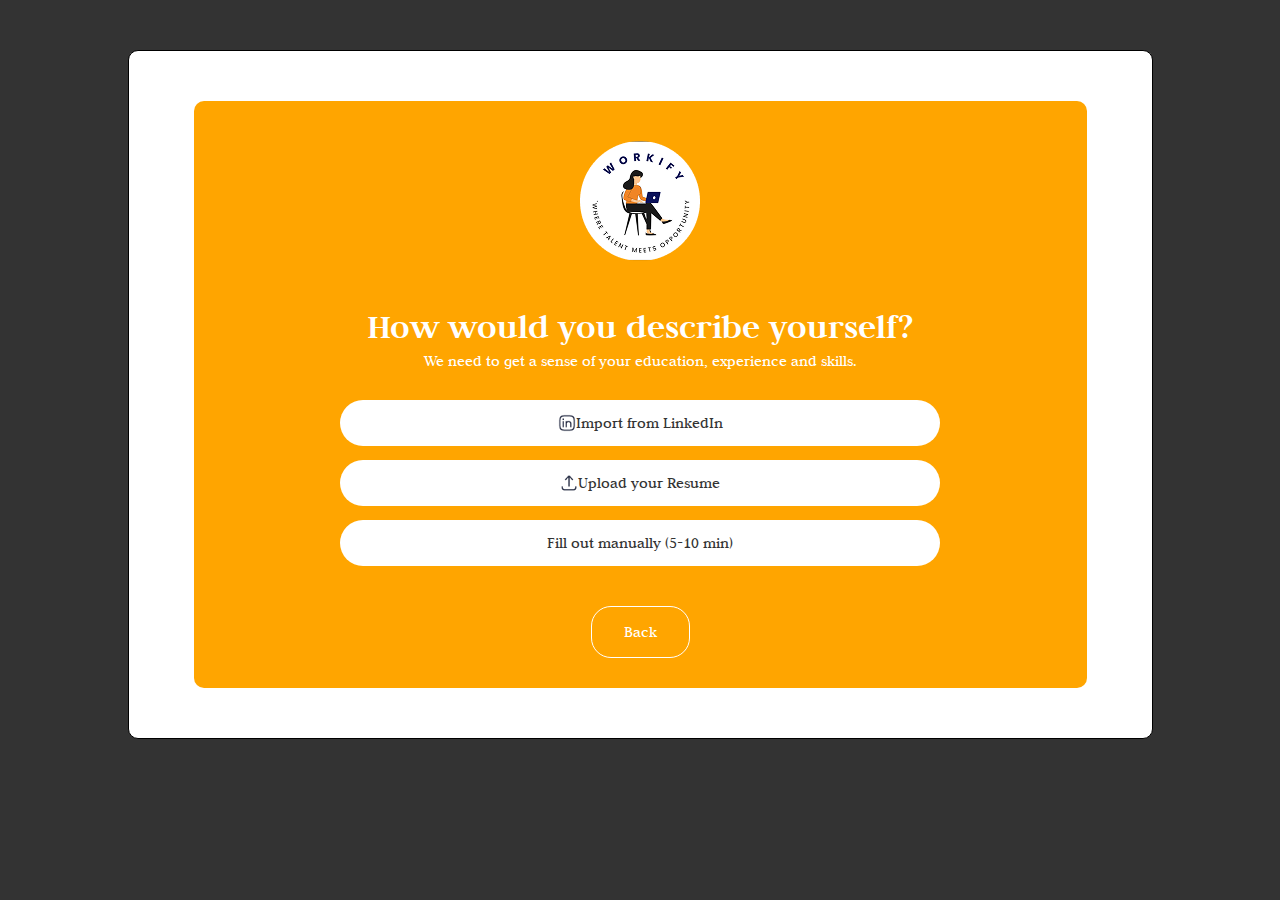
<file: index.html>
<!DOCTYPE html>
<html lang="en">

<head>
    <meta charset="UTF-8">
    <meta name="viewport" content="width=device-width, initial-scale=1.0">
    <title>Import-Profile</title>
    <link rel="stylesheet" href="./css/import.css" />

<body>
    <section class="import-section">
        <div class="container">
            <div class="description-part">
                <div class="logo">
                    <a href="">
                        <img src="./assets/import-logo.png" alt="" />
                    </a>
                </div>
                <h3>How would you describe yourself?</h3>
                <h6>We need to get a sense of your education, experience and skills. </h6>
                <div class="text-box">
                    <a class="import-file" href="">
                        <img src="./assets/linkedin.png" alt="" />
                        Import from LinkedIn
                    </a>
                    <a class="import-file" href="">
                        <img src="./assets/upload.png" alt="" />
                        Upload your Resume
                    </a>
                    <a class="import-file" href="">
                        Fill out manually (5-10 min)
                    </a>
                </div>
                <a class="back-btn" href="">Back</a>
            </div>
        </div>
    </section>
</body>

</html>
</file>
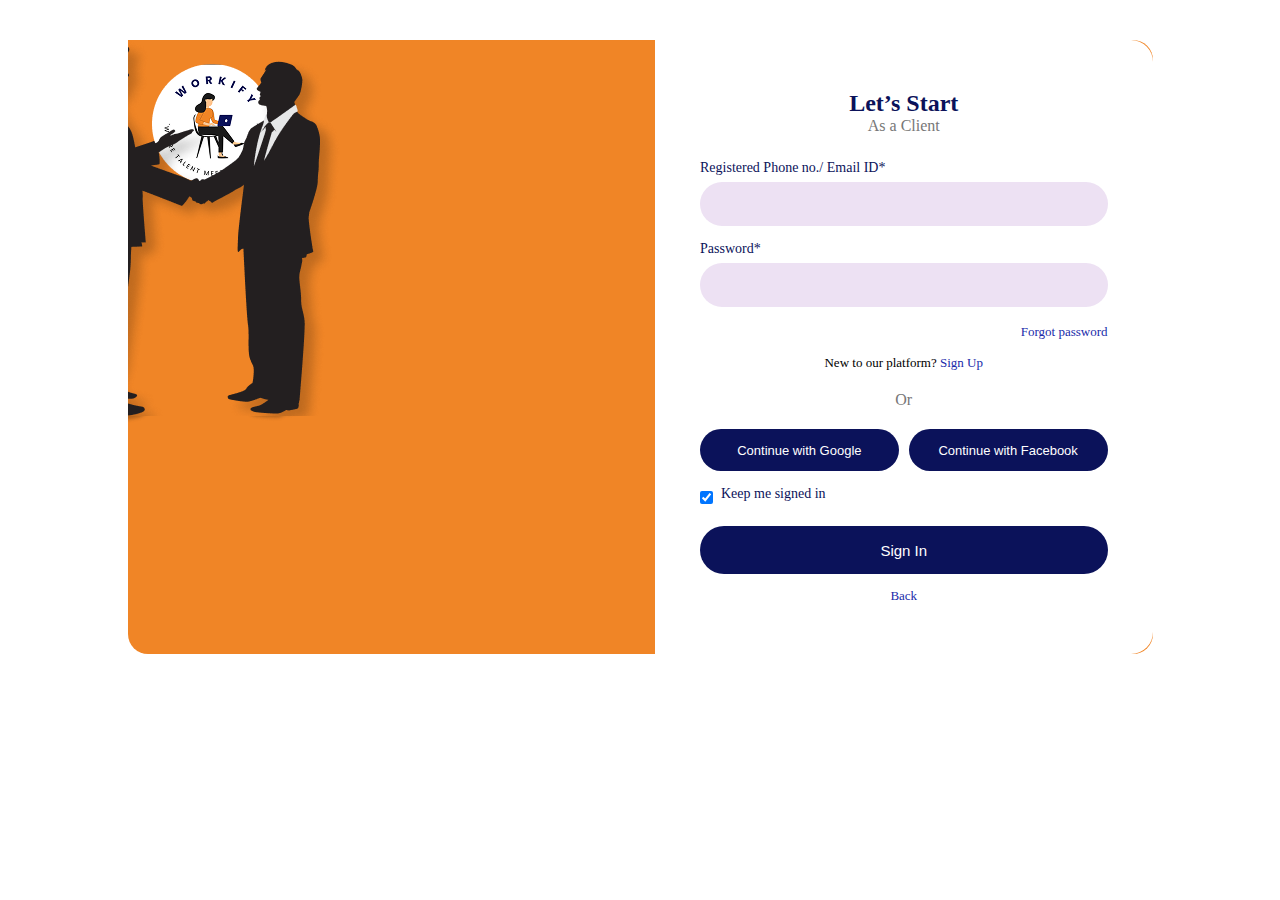
<file: client-sign-in.html>
<!DOCTYPE html>
<html lang="en">

<head>
    <meta charset="UTF-8">
    <meta name="viewport" content="width=device-width, initial-scale=1.0">
    <title>Sign In As Client</title>
    <link rel="stylesheet" href="./css/client-sign-in.css" />
</head>

<body>
    <section class="client-section">
        <div class="container">
            <div class="client-cntn">
                <div class="row">
                    <div class="col-50">
                        <div class="client-space">
                            <div class="client-logo">
                                <a href="">
                                    <img src="./assets/workify-logo.png" alt="" />
                                </a>
                            </div>
                            <div class="client-deal">
                                <a href="">
                                    <img src="./assets/client-deal.png" alt="" />
                                </a>
                            </div>
                        </div>
                    </div>
                    <div class="col-50">
                        <div class="client-form-wrapper">
                            <h2>Let’s Start</h2>
                            <p class="sub-text">As a Client</p>

                            <form>
                                <label>Registered Phone no./ Email ID*</label>
                                <input type="text" placeholder="">

                                <label>Password*</label>
                                <input type="password" placeholder="">
                                <div class="forgot">
                                    <a href="#">Forgot password</a>
                                </div>

                                <p class="signup-text">
                                    New to our platform? <a href="#">Sign Up</a>
                                </p>

                                <div class="or-line">
                                    <span>Or</span>
                                </div>

                                <div class="social-btns">
                                    <button class="google-btn">
                                        Continue with Google
                                    </button>
                                    <button class="fb-btn">
                                        Continue with Facebook
                                    </button>
                                </div>

                                <div class="remember">
                                    <input type="checkbox" checked>
                                    <label>Keep me signed in</label>
                                </div>

                                <button class="signin-btn">Sign In</button>

                                <div class="back-link">
                                    <a href="#">Back</a>
                                </div>
                            </form>
                        </div>

                    </div>
                </div>
            </div>
        </div>
    </section>
</body>

</html>
</file>
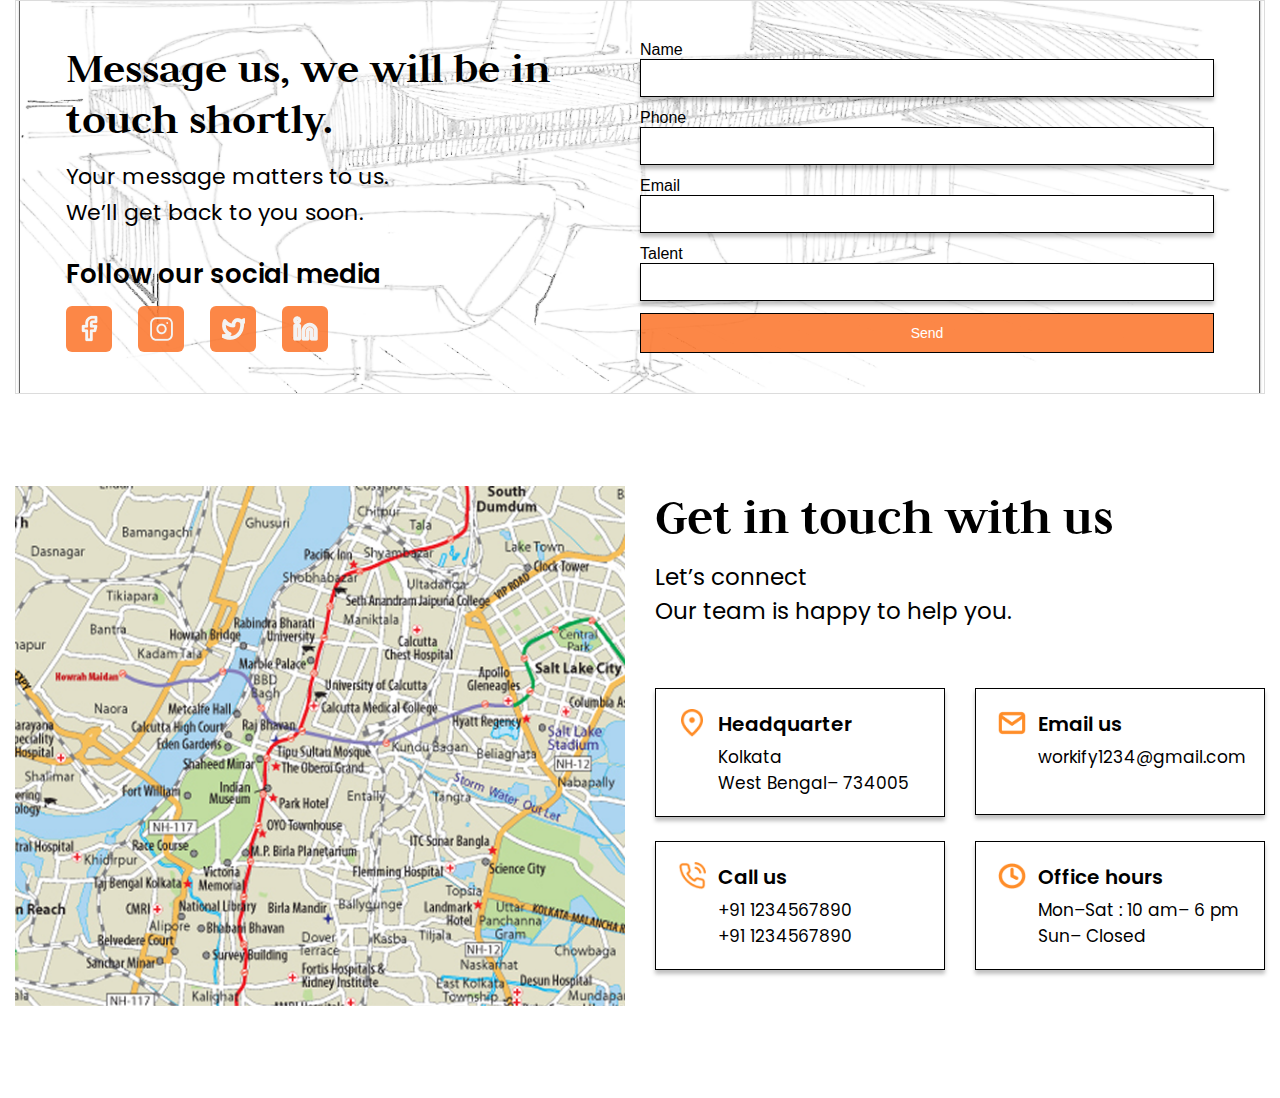
<file: contact-us.html>
<!DOCTYPE html>
<html lang="en">

<head>
    <meta charset="UTF-8">
    <meta name="viewport" content="width=device-width, initial-scale=1.0">
    <title>Document</title>
    <link rel="stylesheet" href="./css/contact-us.css">
</head>

<body>
    <section class="contact-section">
        <div class="container">
            <div class="contact-box">

                <div class="contact-left">
                    <h2>Message us, we will be in touch shortly.</h2>
                    <p>Your message matters to us.<br>We’ll get back to you soon.</p>

                    <h6>Follow our social media</h6>

                    <div class="socials">
                        <a href=""><img src="./contact-us-assets/fb.png"></a>
                        <a href=""><img src="./contact-us-assets/insta.png"></a>
                        <a href=""><img src="./contact-us-assets/Twitter.png"></a>
                        <a href=""><img src="./contact-us-assets/linkedin.png"></a>
                    </div>
                </div>

                <div class="contact-right">
                    <span>Name</span>
                    <input type="text" placeholder="">
                    <span>Phone</span>
                    <input type="text" placeholder="">
                    <span>Email</span>
                    <input type="email" placeholder="">
                    <span>Talent</span>
                    <input type="text" placeholder="">
                    <button>Send</button>
                </div>

            </div>
        </div>

    </section>

    <section class="get-in-touch">
        <div class="container">
            <div class="get-in-touch-cntn">
                <div class="row">
                    <div class="col-50">
                        <div class="map-part">
                            <a href="">
                                <img src="./contact-us-assets/map.png" alt="" />
                            </a>
                        </div>
                    </div>
                    <div class="col-50">
                        <div class="right-main-part">
                            <h2>Get in touch with us</h2>
                            <p>Let’s connect </br>Our team is happy to help you.</p>
                            <div class="contact-cards">
                                <div class="row">
                                    <div class="col-50">
                                        <div class="info-card">
                                            <div class="icon">
                                                <a href="">
                                                    <img src="./contact-us-assets/location-icon.png" alt="" />
                                                </a>
                                            </div>
                                            <div class="para">
                                                <h4>Headquarter</h4>
                                                <span>Kolkata</span>
                                                <p>West Bengal– 734005</p>
                                            </div>
                                        </div>
                                    </div>
                                    <div class="col-50">
                                        <div class="info-card">
                                            <div class="icon">
                                                <a href="">
                                                    <img src="./contact-us-assets/mail.png" alt="" />
                                                </a>
                                            </div>
                                            <div class="para">
                                                <h4>Email us</h4>
                                                <p class="extra-imp">workify1234@gmail.com</p>
                                            </div>
                                        </div>
                                    </div>
                                    <div class="col-50">
                                        <div class="info-card">
                                            <div class="icon">
                                                <a href="">
                                                    <img src="./contact-us-assets/call.png" alt="" />
                                                </a>
                                            </div>
                                            <div class="para">
                                                <h4>Call us</h4>
                                                <p>+91 1234567890</p>
                                                <p>+91 1234567890</p>
                                            </div>
                                        </div>
                                    </div>
                                    <div class="col-50">
                                        <div class="info-card">
                                            <div class="icon">
                                                <a href="">
                                                    <img src="./contact-us-assets/Clock.png" alt="" />
                                                </a>
                                            </div>
                                            <div class="para">
                                                <h4>Office hours</h4>
                                                <p>Mon–Sat : 10 am– 6 pm</p>
                                                <p>Sun– Closed</p>
                                            </div>
                                        </div>
                                    </div>
                                </div>
                            </div>
                        </div>
                    </div>
                </div>
            </div>
        </div>
    </section>
</body>

</html>
</file>
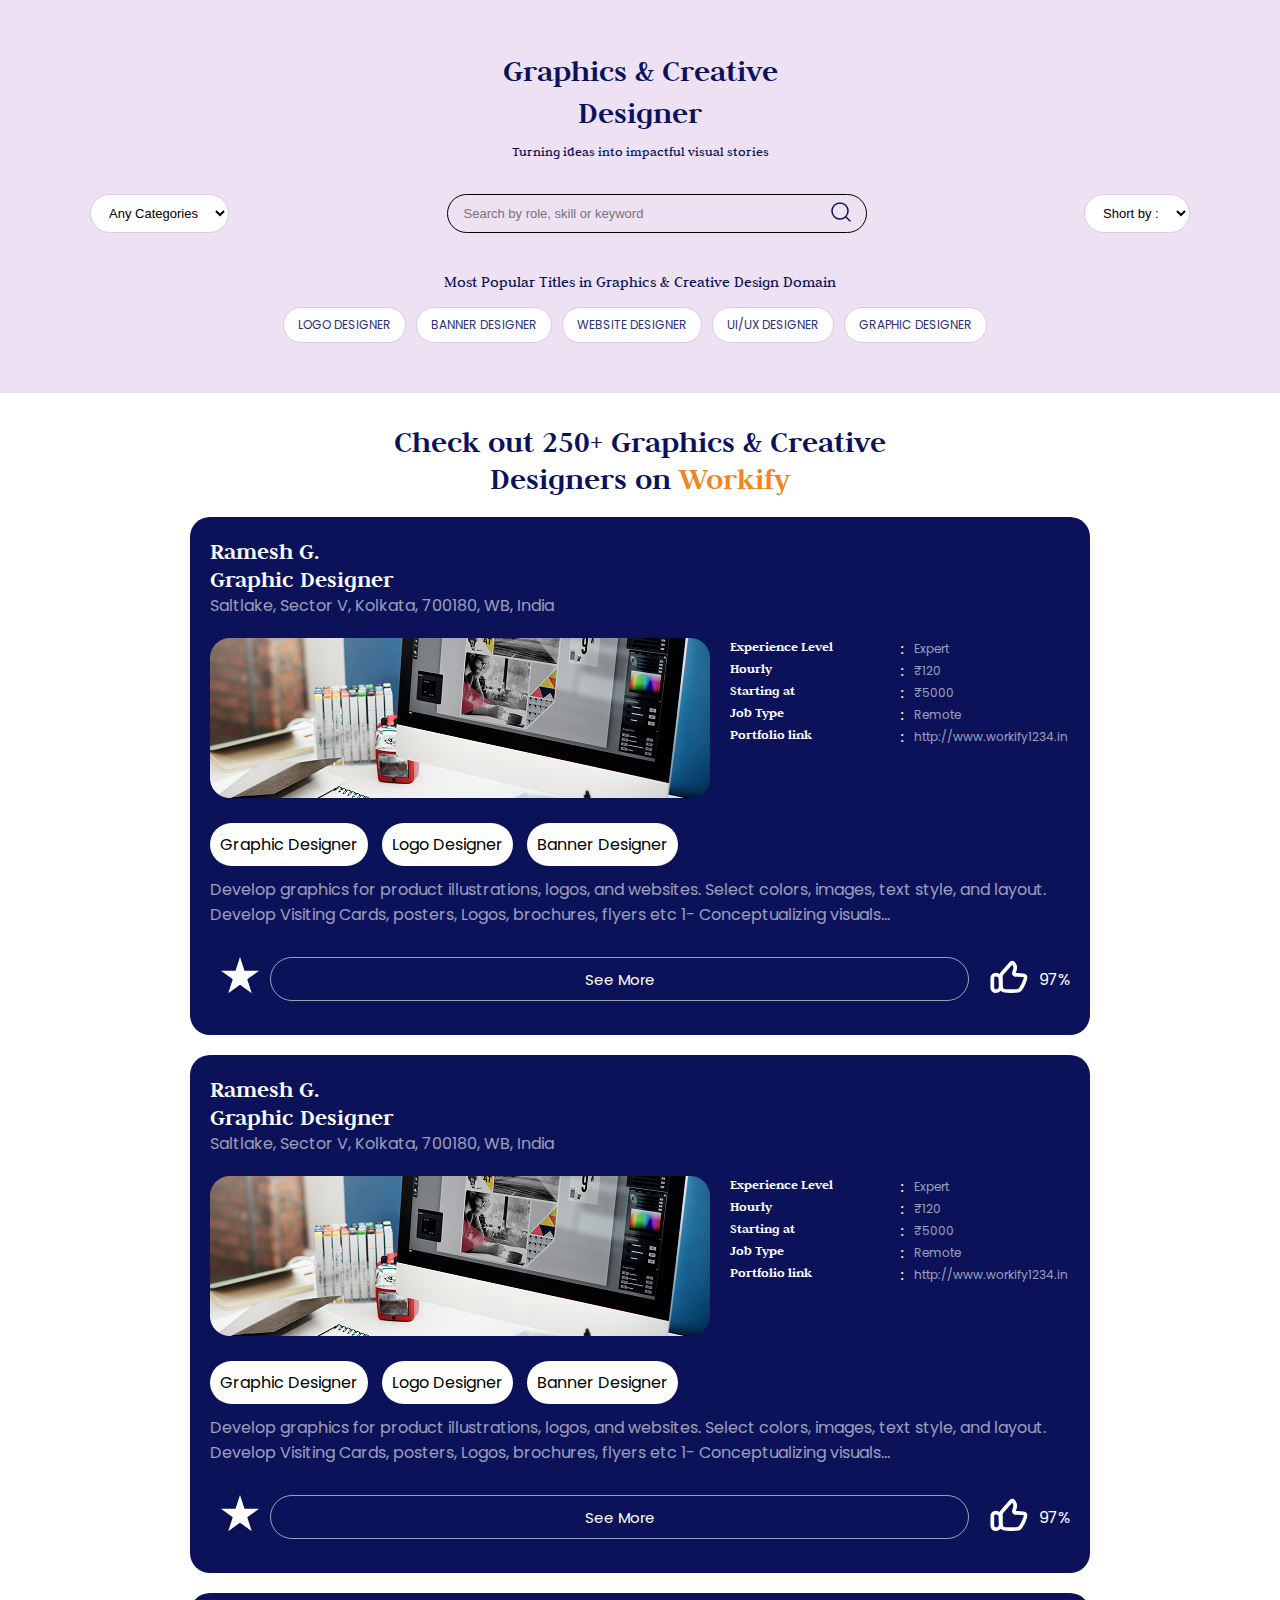
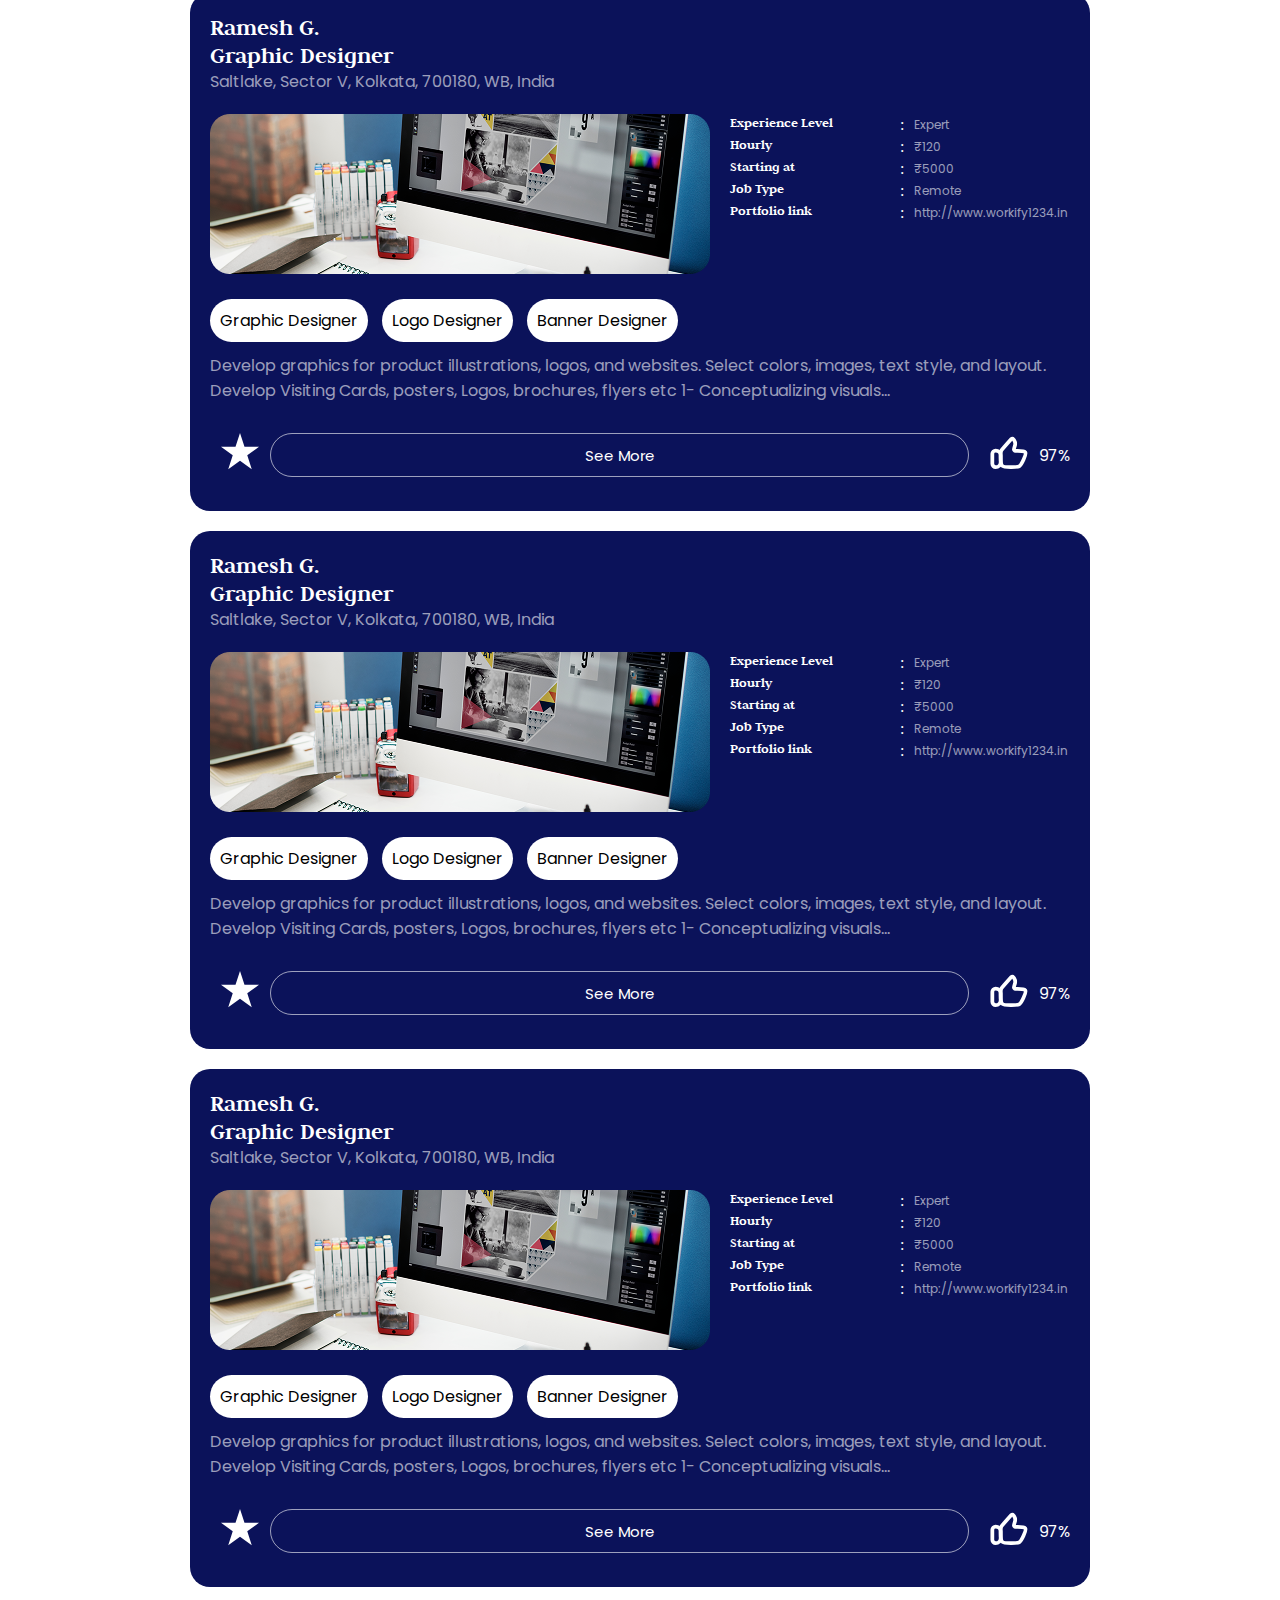
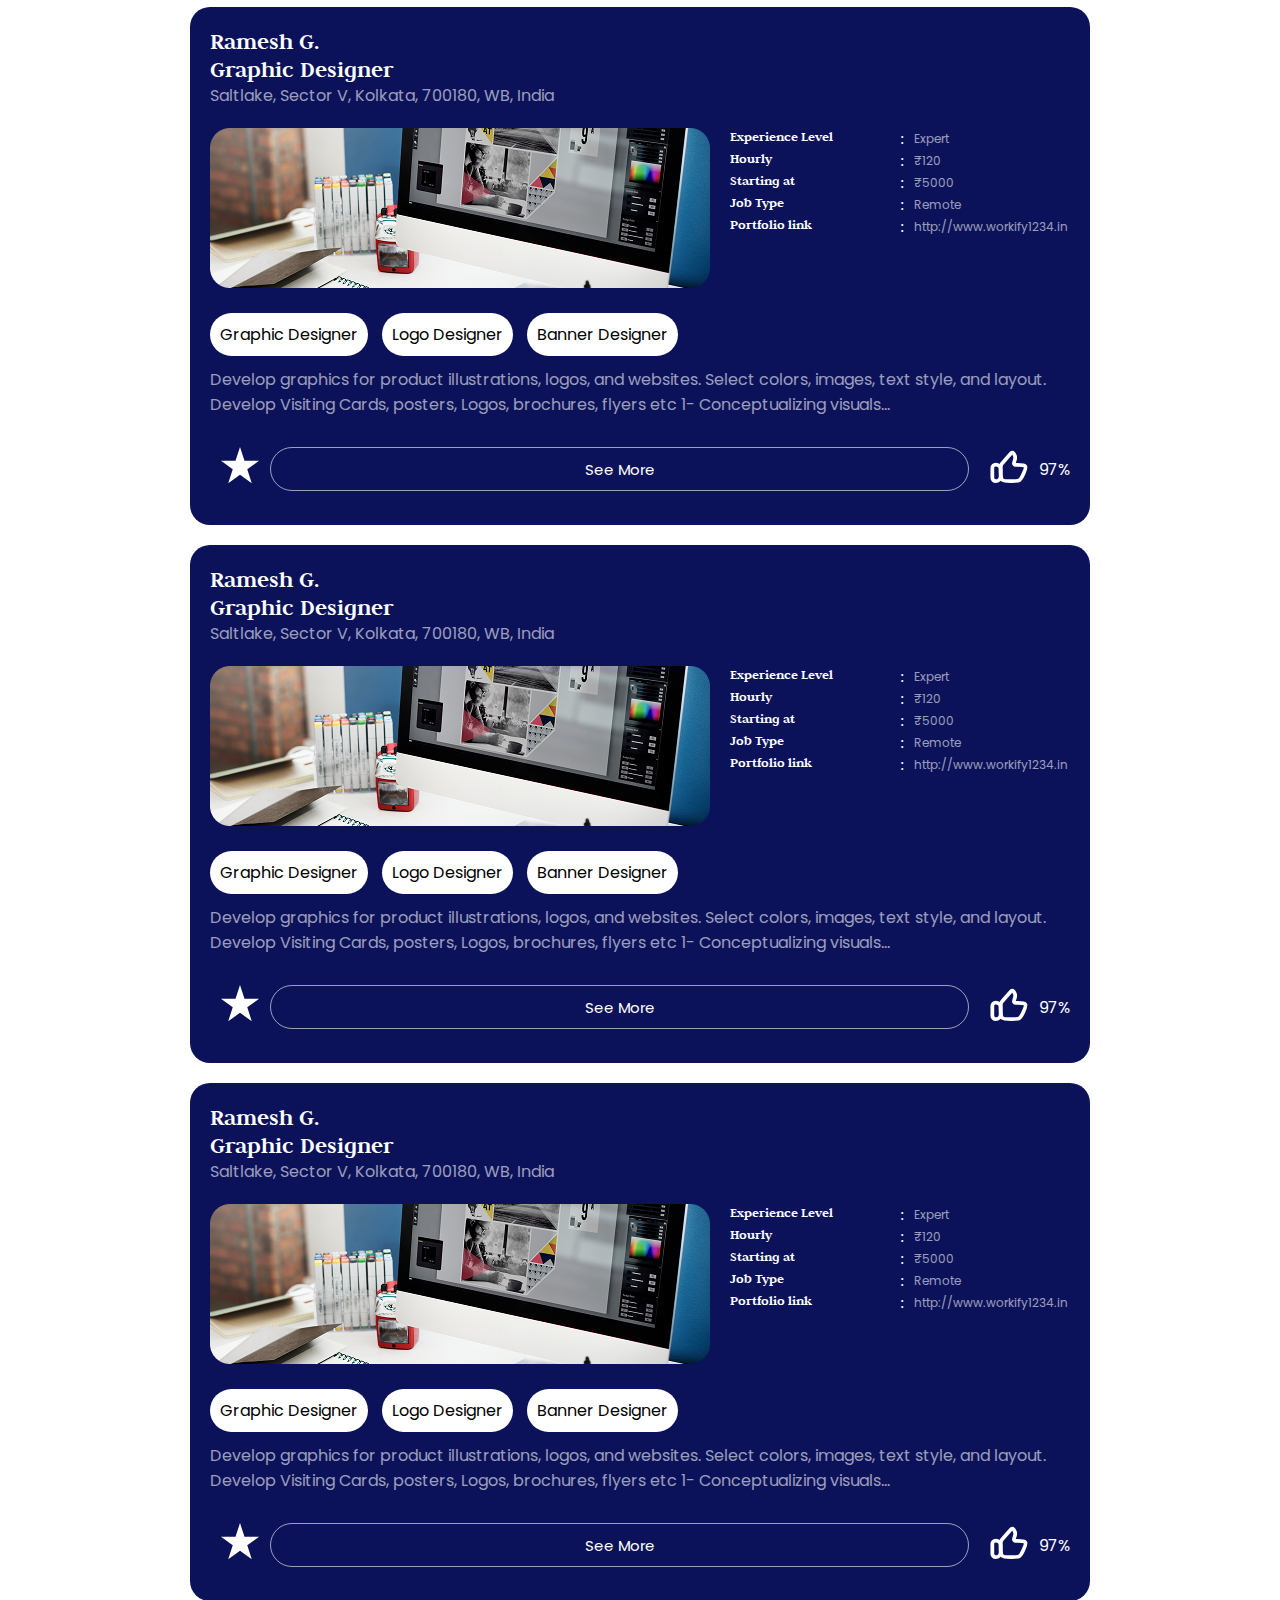
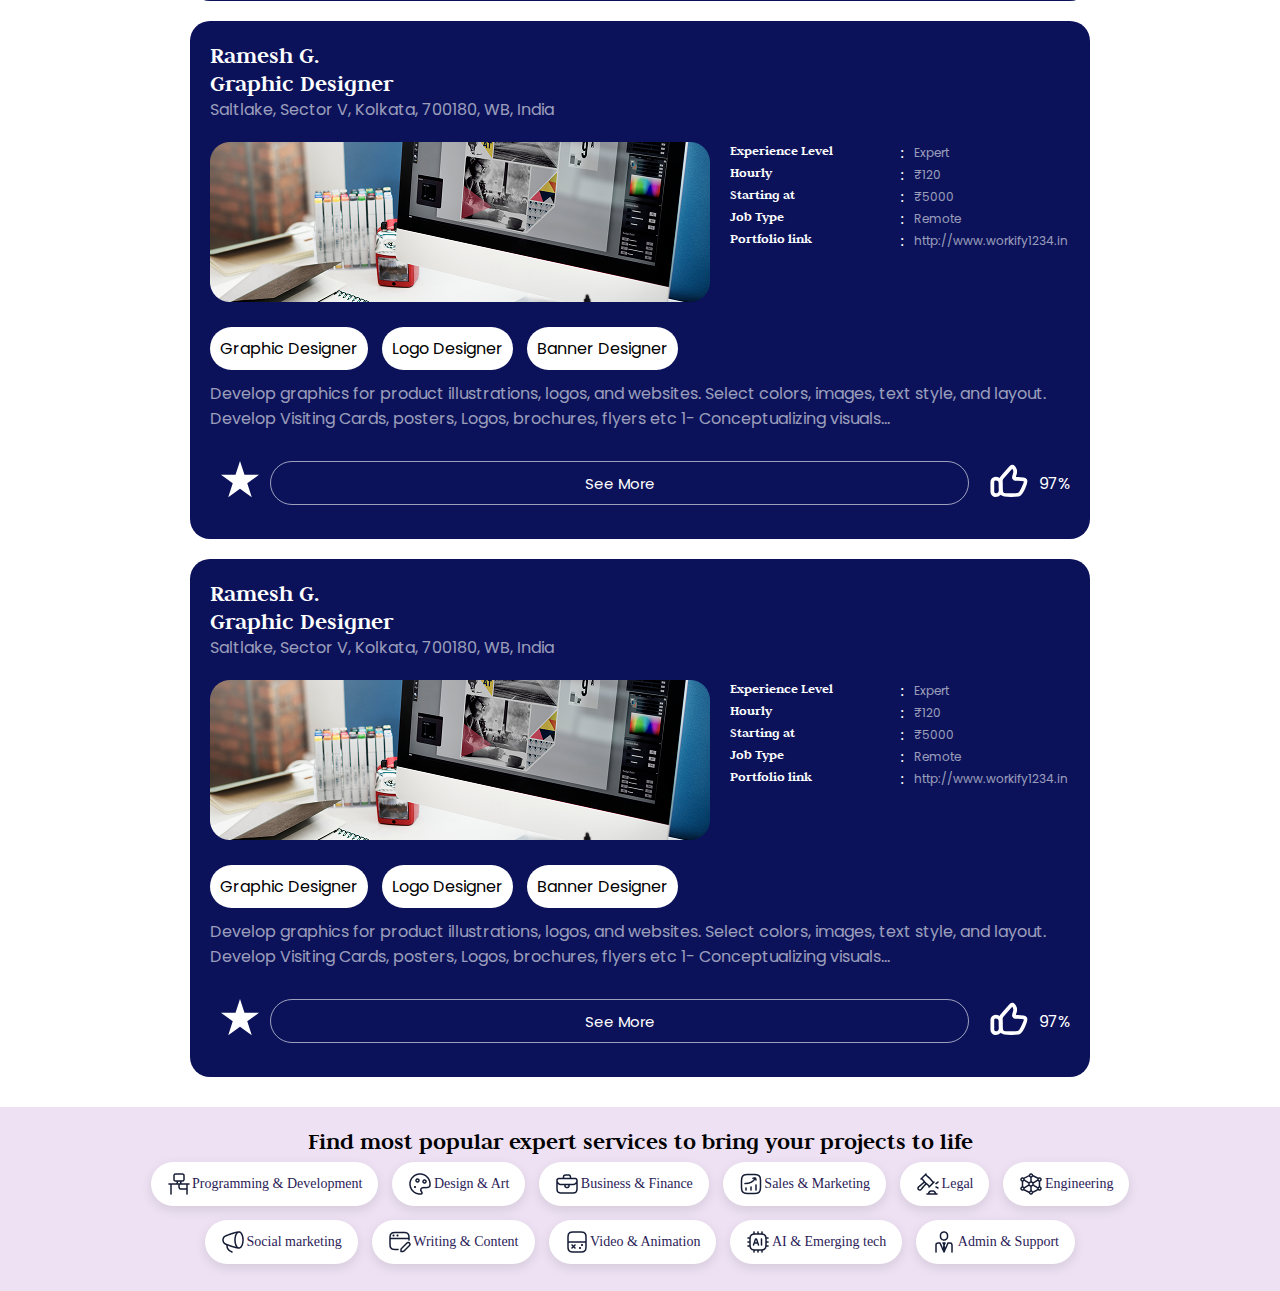
<file: hire-talent-graphic.html>
<!DOCTYPE html>
<html lang="en">

<head>
    <meta charset="UTF-8">
    <meta name="viewport" content="width=device-width, initial-scale=1.0">
    <title>Hire Talent (GRAPHIC & CREATIVE DESIGN)</title>
    <link rel="stylesheet" href="./css/hire-talent-graphic.css" />
</head>

<body>
    <section class="designer-section">
        <div class="container">
            <div class="design-title">
                <h1>Graphics & Creative<br>Designer</h1>
                <p class="subtitle">Turning ideas into impactful visual stories</p>

            </div>
            <div class="filter-bar">
                <select class="dropdown">
                    <option>Any Categories</option>
                </select>

                <div class="search-box">
                    <input type="text" placeholder="Search by role, skill or keyword">
                    <span class="search-icon">
                        <svg width="24" height="24" viewBox="0 0 24 24" fill="none" xmlns="http://www.w3.org/2000/svg">
                            <path d="M17 17L21 21" stroke="#0B125A" stroke-width="1.5" stroke-linecap="round"
                                stroke-linejoin="round" />
                            <path
                                d="M19 11C19 6.58172 15.4183 3 11 3C6.58172 3 3 6.58172 3 11C3 15.4183 6.58172 19 11 19C15.4183 19 19 15.4183 19 11Z"
                                stroke="#0B125A" stroke-width="1.5" stroke-linecap="round" stroke-linejoin="round" />
                        </svg>

                    </span>
                </div>

                <select class="dropdown">
                    <option>Short by :</option>
                </select>
            </div>
            <h3 class="popular-title">
                Most Popular Titles in Graphics & Creative Design Domain
            </h3>

            <div class="tag-list">
                <span class="tag">LOGO DESIGNER</span>
                <span class="tag">BANNER DESIGNER</span>
                <span class="tag">WEBSITE DESIGNER</span>
                <span class="tag">UI/UX DESIGNER</span>
                <span class="tag">GRAPHIC DESIGNER</span>
            </div>
        </div>
    </section>

    <!------MAIN SECTION----->
    <section class="main-section">
        <div class="container">
            <div class="card-headings">
                <h1>Check out 250+ Graphics & Creative</br>Designers on <span>Workify</span></h1>
            </div>
            <div class="card-part">
                <h2>Ramesh G.</h2>
                <h2>Graphic Designer</h2>
                <p class="address-para">Saltlake, Sector V, Kolkata, 700180, WB, India</p>
                <div class="card-image-details">
                    <div class="card-image">
                        <img src="./assets/design.png" alt="" />
                    </div>
                    <div class="card-details">
                        <ul class="info-list">
                            <li>
                                <span class="label">Experience Level</span>
                                <span class="colon">:</span>
                                <span class="value">Expert</span>
                            </li>
                            <li>
                                <span class="label">Hourly</span>
                                <span class="colon">:</span>
                                <span class="value">₹120</span>
                            </li>
                            <li>
                                <span class="label">Starting at</span>
                                <span class="colon">:</span>
                                <span class="value">₹5000</span>
                            </li>
                            <li>
                                <span class="label">Job Type</span>
                                <span class="colon">:</span>
                                <span class="value">Remote</span>
                            </li>
                            <li>
                                <span class="label">Portfolio link</span>
                                <span class="colon">:</span>
                                <span class="value">
                                    <a href="http://www.workify1234.in" target="_blank">
                                        http://www.workify1234.in
                                    </a>
                                </span>
                            </li>
                        </ul>
                    </div>
                </div>
                <div class="card-buttons">
                    <a class="design-button" href="">Graphic Designer</a>
                    <a class="logo-button" href="">Logo Designer</a>
                    <a class="banner-button" href="">Banner Designer</a>
                </div>
                <p class="text">
                    Develop graphics for product illustrations, logos, and websites. Select colors, images, text style,
                    and layout. Develop Visiting Cards, posters, Logos, brochures, flyers etc 1- Conceptualizing
                    visuals…
                </p>
                <div class="rating-part">
                    <div class="left-icon">
                        <svg width="60" height="60" viewBox="0 0 60 60" fill="none" xmlns="http://www.w3.org/2000/svg">
                            <path
                                d="M30 10L34.4903 23.8197H49.0211L37.2654 32.3607L41.7557 46.1803L30 37.6393L18.2443 46.1803L22.7346 32.3607L10.9789 23.8197H25.5097L30 10Z"
                                fill="white" />
                        </svg>
                    </div>
                    <a class="see-more-btn" href="">
                        See More
                    </a>
                    <div class="right-icon">
                        <div class="like-icon">
                            <svg width="40" height="40" viewBox="0 0 40 40" fill="none"
                                xmlns="http://www.w3.org/2000/svg">
                                <path
                                    d="M3.33398 20.8333C3.33398 18.9923 4.82637 17.5 6.66732 17.5C9.42873 17.5 11.6673 19.7385 11.6673 22.5V29.1667C11.6673 31.9282 9.42873 34.1667 6.66732 34.1667C4.82637 34.1667 3.33398 32.6743 3.33398 30.8333V20.8333Z"
                                    stroke="white" stroke-width="3.75" stroke-linecap="round" stroke-linejoin="round" />
                                <path
                                    d="M25.7972 13.0104L25.3533 14.4439C24.9897 15.6185 24.8078 16.2058 24.9477 16.6697C25.0608 17.0448 25.3092 17.3683 25.6477 17.5812C26.066 17.8442 26.6988 17.8442 27.9645 17.8442H28.6378C32.9213 17.8442 35.063 17.8442 36.0747 19.1122C36.1902 19.257 36.293 19.4112 36.382 19.5728C37.1602 20.9868 36.2755 22.8918 34.506 26.7018C32.8822 30.1982 32.0702 31.9463 30.5627 32.9753C30.4168 33.0748 30.2668 33.1688 30.1132 33.2568C28.526 34.1667 26.5597 34.1667 22.6267 34.1667H21.7737C17.0088 34.1667 14.6265 34.1667 13.1462 32.7325C11.666 31.2982 11.666 28.9898 11.666 24.3732V22.7505C11.666 20.3243 11.666 19.1113 12.0966 18.001C12.5271 16.8907 13.3516 15.9777 15.0005 14.1519L21.8195 6.60094C21.9905 6.41157 22.076 6.31687 22.1515 6.25125C22.8552 5.6388 23.9413 5.70774 24.5567 6.40392C24.6227 6.4785 24.6947 6.58319 24.8387 6.79257C25.064 7.12009 25.1767 7.28385 25.275 7.44609C26.154 8.89855 26.42 10.6239 26.0173 12.2619C25.9723 12.4449 25.914 12.6335 25.7972 13.0104Z"
                                    stroke="white" stroke-width="3.75" stroke-linecap="round" stroke-linejoin="round" />
                            </svg>
                        </div>
                        <div class="like-percentage">
                            97%
                        </div>
                    </div>
                </div>
            </div>

            <div class="card-part">
                <h2>Ramesh G.</h2>
                <h2>Graphic Designer</h2>
                <p class="address-para">Saltlake, Sector V, Kolkata, 700180, WB, India</p>
                <div class="card-image-details">
                    <div class="card-image">
                        <img src="./assets/design.png" alt="" />
                    </div>
                    <div class="card-details">
                        <ul class="info-list">
                            <li>
                                <span class="label">Experience Level</span>
                                <span class="colon">:</span>
                                <span class="value">Expert</span>
                            </li>
                            <li>
                                <span class="label">Hourly</span>
                                <span class="colon">:</span>
                                <span class="value">₹120</span>
                            </li>
                            <li>
                                <span class="label">Starting at</span>
                                <span class="colon">:</span>
                                <span class="value">₹5000</span>
                            </li>
                            <li>
                                <span class="label">Job Type</span>
                                <span class="colon">:</span>
                                <span class="value">Remote</span>
                            </li>
                            <li>
                                <span class="label">Portfolio link</span>
                                <span class="colon">:</span>
                                <span class="value">
                                    <a href="http://www.workify1234.in" target="_blank">
                                        http://www.workify1234.in
                                    </a>
                                </span>
                            </li>
                        </ul>
                    </div>
                </div>
                <div class="card-buttons">
                    <a class="design-button" href="">Graphic Designer</a>
                    <a class="logo-button" href="">Logo Designer</a>
                    <a class="banner-button" href="">Banner Designer</a>
                </div>
                <p class="text">
                    Develop graphics for product illustrations, logos, and websites. Select colors, images, text style,
                    and layout. Develop Visiting Cards, posters, Logos, brochures, flyers etc 1- Conceptualizing
                    visuals…
                </p>
                <div class="rating-part">
                    <div class="left-icon">
                        <svg width="60" height="60" viewBox="0 0 60 60" fill="none" xmlns="http://www.w3.org/2000/svg">
                            <path
                                d="M30 10L34.4903 23.8197H49.0211L37.2654 32.3607L41.7557 46.1803L30 37.6393L18.2443 46.1803L22.7346 32.3607L10.9789 23.8197H25.5097L30 10Z"
                                fill="white" />
                        </svg>
                    </div>
                    <a class="see-more-btn" href="">
                        See More
                    </a>
                    <div class="right-icon">
                        <div class="like-icon">
                            <svg width="40" height="40" viewBox="0 0 40 40" fill="none"
                                xmlns="http://www.w3.org/2000/svg">
                                <path
                                    d="M3.33398 20.8333C3.33398 18.9923 4.82637 17.5 6.66732 17.5C9.42873 17.5 11.6673 19.7385 11.6673 22.5V29.1667C11.6673 31.9282 9.42873 34.1667 6.66732 34.1667C4.82637 34.1667 3.33398 32.6743 3.33398 30.8333V20.8333Z"
                                    stroke="white" stroke-width="3.75" stroke-linecap="round" stroke-linejoin="round" />
                                <path
                                    d="M25.7972 13.0104L25.3533 14.4439C24.9897 15.6185 24.8078 16.2058 24.9477 16.6697C25.0608 17.0448 25.3092 17.3683 25.6477 17.5812C26.066 17.8442 26.6988 17.8442 27.9645 17.8442H28.6378C32.9213 17.8442 35.063 17.8442 36.0747 19.1122C36.1902 19.257 36.293 19.4112 36.382 19.5728C37.1602 20.9868 36.2755 22.8918 34.506 26.7018C32.8822 30.1982 32.0702 31.9463 30.5627 32.9753C30.4168 33.0748 30.2668 33.1688 30.1132 33.2568C28.526 34.1667 26.5597 34.1667 22.6267 34.1667H21.7737C17.0088 34.1667 14.6265 34.1667 13.1462 32.7325C11.666 31.2982 11.666 28.9898 11.666 24.3732V22.7505C11.666 20.3243 11.666 19.1113 12.0966 18.001C12.5271 16.8907 13.3516 15.9777 15.0005 14.1519L21.8195 6.60094C21.9905 6.41157 22.076 6.31687 22.1515 6.25125C22.8552 5.6388 23.9413 5.70774 24.5567 6.40392C24.6227 6.4785 24.6947 6.58319 24.8387 6.79257C25.064 7.12009 25.1767 7.28385 25.275 7.44609C26.154 8.89855 26.42 10.6239 26.0173 12.2619C25.9723 12.4449 25.914 12.6335 25.7972 13.0104Z"
                                    stroke="white" stroke-width="3.75" stroke-linecap="round" stroke-linejoin="round" />
                            </svg>
                        </div>
                        <div class="like-percentage">
                            97%
                        </div>
                    </div>
                </div>
            </div>

            <div class="card-part">
                <h2>Ramesh G.</h2>
                <h2>Graphic Designer</h2>
                <p class="address-para">Saltlake, Sector V, Kolkata, 700180, WB, India</p>
                <div class="card-image-details">
                    <div class="card-image">
                        <img src="./assets/design.png" alt="" />
                    </div>
                    <div class="card-details">
                        <ul class="info-list">
                            <li>
                                <span class="label">Experience Level</span>
                                <span class="colon">:</span>
                                <span class="value">Expert</span>
                            </li>
                            <li>
                                <span class="label">Hourly</span>
                                <span class="colon">:</span>
                                <span class="value">₹120</span>
                            </li>
                            <li>
                                <span class="label">Starting at</span>
                                <span class="colon">:</span>
                                <span class="value">₹5000</span>
                            </li>
                            <li>
                                <span class="label">Job Type</span>
                                <span class="colon">:</span>
                                <span class="value">Remote</span>
                            </li>
                            <li>
                                <span class="label">Portfolio link</span>
                                <span class="colon">:</span>
                                <span class="value">
                                    <a href="http://www.workify1234.in" target="_blank">
                                        http://www.workify1234.in
                                    </a>
                                </span>
                            </li>
                        </ul>
                    </div>
                </div>
                <div class="card-buttons">
                    <a class="design-button" href="">Graphic Designer</a>
                    <a class="logo-button" href="">Logo Designer</a>
                    <a class="banner-button" href="">Banner Designer</a>
                </div>
                <p class="text">
                    Develop graphics for product illustrations, logos, and websites. Select colors, images, text style,
                    and layout. Develop Visiting Cards, posters, Logos, brochures, flyers etc 1- Conceptualizing
                    visuals…
                </p>
                <div class="rating-part">
                    <div class="left-icon">
                        <svg width="60" height="60" viewBox="0 0 60 60" fill="none" xmlns="http://www.w3.org/2000/svg">
                            <path
                                d="M30 10L34.4903 23.8197H49.0211L37.2654 32.3607L41.7557 46.1803L30 37.6393L18.2443 46.1803L22.7346 32.3607L10.9789 23.8197H25.5097L30 10Z"
                                fill="white" />
                        </svg>
                    </div>
                    <a class="see-more-btn" href="">
                        See More
                    </a>
                    <div class="right-icon">
                        <div class="like-icon">
                            <svg width="40" height="40" viewBox="0 0 40 40" fill="none"
                                xmlns="http://www.w3.org/2000/svg">
                                <path
                                    d="M3.33398 20.8333C3.33398 18.9923 4.82637 17.5 6.66732 17.5C9.42873 17.5 11.6673 19.7385 11.6673 22.5V29.1667C11.6673 31.9282 9.42873 34.1667 6.66732 34.1667C4.82637 34.1667 3.33398 32.6743 3.33398 30.8333V20.8333Z"
                                    stroke="white" stroke-width="3.75" stroke-linecap="round" stroke-linejoin="round" />
                                <path
                                    d="M25.7972 13.0104L25.3533 14.4439C24.9897 15.6185 24.8078 16.2058 24.9477 16.6697C25.0608 17.0448 25.3092 17.3683 25.6477 17.5812C26.066 17.8442 26.6988 17.8442 27.9645 17.8442H28.6378C32.9213 17.8442 35.063 17.8442 36.0747 19.1122C36.1902 19.257 36.293 19.4112 36.382 19.5728C37.1602 20.9868 36.2755 22.8918 34.506 26.7018C32.8822 30.1982 32.0702 31.9463 30.5627 32.9753C30.4168 33.0748 30.2668 33.1688 30.1132 33.2568C28.526 34.1667 26.5597 34.1667 22.6267 34.1667H21.7737C17.0088 34.1667 14.6265 34.1667 13.1462 32.7325C11.666 31.2982 11.666 28.9898 11.666 24.3732V22.7505C11.666 20.3243 11.666 19.1113 12.0966 18.001C12.5271 16.8907 13.3516 15.9777 15.0005 14.1519L21.8195 6.60094C21.9905 6.41157 22.076 6.31687 22.1515 6.25125C22.8552 5.6388 23.9413 5.70774 24.5567 6.40392C24.6227 6.4785 24.6947 6.58319 24.8387 6.79257C25.064 7.12009 25.1767 7.28385 25.275 7.44609C26.154 8.89855 26.42 10.6239 26.0173 12.2619C25.9723 12.4449 25.914 12.6335 25.7972 13.0104Z"
                                    stroke="white" stroke-width="3.75" stroke-linecap="round" stroke-linejoin="round" />
                            </svg>
                        </div>
                        <div class="like-percentage">
                            97%
                        </div>
                    </div>
                </div>
            </div>

            <div class="card-part">
                <h2>Ramesh G.</h2>
                <h2>Graphic Designer</h2>
                <p class="address-para">Saltlake, Sector V, Kolkata, 700180, WB, India</p>
                <div class="card-image-details">
                    <div class="card-image">
                        <img src="./assets/design.png" alt="" />
                    </div>
                    <div class="card-details">
                        <ul class="info-list">
                            <li>
                                <span class="label">Experience Level</span>
                                <span class="colon">:</span>
                                <span class="value">Expert</span>
                            </li>
                            <li>
                                <span class="label">Hourly</span>
                                <span class="colon">:</span>
                                <span class="value">₹120</span>
                            </li>
                            <li>
                                <span class="label">Starting at</span>
                                <span class="colon">:</span>
                                <span class="value">₹5000</span>
                            </li>
                            <li>
                                <span class="label">Job Type</span>
                                <span class="colon">:</span>
                                <span class="value">Remote</span>
                            </li>
                            <li>
                                <span class="label">Portfolio link</span>
                                <span class="colon">:</span>
                                <span class="value">
                                    <a href="http://www.workify1234.in" target="_blank">
                                        http://www.workify1234.in
                                    </a>
                                </span>
                            </li>
                        </ul>
                    </div>
                </div>
                <div class="card-buttons">
                    <a class="design-button" href="">Graphic Designer</a>
                    <a class="logo-button" href="">Logo Designer</a>
                    <a class="banner-button" href="">Banner Designer</a>
                </div>
                <p class="text">
                    Develop graphics for product illustrations, logos, and websites. Select colors, images, text style,
                    and layout. Develop Visiting Cards, posters, Logos, brochures, flyers etc 1- Conceptualizing
                    visuals…
                </p>
                <div class="rating-part">
                    <div class="left-icon">
                        <svg width="60" height="60" viewBox="0 0 60 60" fill="none" xmlns="http://www.w3.org/2000/svg">
                            <path
                                d="M30 10L34.4903 23.8197H49.0211L37.2654 32.3607L41.7557 46.1803L30 37.6393L18.2443 46.1803L22.7346 32.3607L10.9789 23.8197H25.5097L30 10Z"
                                fill="white" />
                        </svg>
                    </div>
                    <a class="see-more-btn" href="">
                        See More
                    </a>
                    <div class="right-icon">
                        <div class="like-icon">
                            <svg width="40" height="40" viewBox="0 0 40 40" fill="none"
                                xmlns="http://www.w3.org/2000/svg">
                                <path
                                    d="M3.33398 20.8333C3.33398 18.9923 4.82637 17.5 6.66732 17.5C9.42873 17.5 11.6673 19.7385 11.6673 22.5V29.1667C11.6673 31.9282 9.42873 34.1667 6.66732 34.1667C4.82637 34.1667 3.33398 32.6743 3.33398 30.8333V20.8333Z"
                                    stroke="white" stroke-width="3.75" stroke-linecap="round" stroke-linejoin="round" />
                                <path
                                    d="M25.7972 13.0104L25.3533 14.4439C24.9897 15.6185 24.8078 16.2058 24.9477 16.6697C25.0608 17.0448 25.3092 17.3683 25.6477 17.5812C26.066 17.8442 26.6988 17.8442 27.9645 17.8442H28.6378C32.9213 17.8442 35.063 17.8442 36.0747 19.1122C36.1902 19.257 36.293 19.4112 36.382 19.5728C37.1602 20.9868 36.2755 22.8918 34.506 26.7018C32.8822 30.1982 32.0702 31.9463 30.5627 32.9753C30.4168 33.0748 30.2668 33.1688 30.1132 33.2568C28.526 34.1667 26.5597 34.1667 22.6267 34.1667H21.7737C17.0088 34.1667 14.6265 34.1667 13.1462 32.7325C11.666 31.2982 11.666 28.9898 11.666 24.3732V22.7505C11.666 20.3243 11.666 19.1113 12.0966 18.001C12.5271 16.8907 13.3516 15.9777 15.0005 14.1519L21.8195 6.60094C21.9905 6.41157 22.076 6.31687 22.1515 6.25125C22.8552 5.6388 23.9413 5.70774 24.5567 6.40392C24.6227 6.4785 24.6947 6.58319 24.8387 6.79257C25.064 7.12009 25.1767 7.28385 25.275 7.44609C26.154 8.89855 26.42 10.6239 26.0173 12.2619C25.9723 12.4449 25.914 12.6335 25.7972 13.0104Z"
                                    stroke="white" stroke-width="3.75" stroke-linecap="round" stroke-linejoin="round" />
                            </svg>
                        </div>
                        <div class="like-percentage">
                            97%
                        </div>
                    </div>
                </div>
            </div>

            <div class="card-part">
                <h2>Ramesh G.</h2>
                <h2>Graphic Designer</h2>
                <p class="address-para">Saltlake, Sector V, Kolkata, 700180, WB, India</p>
                <div class="card-image-details">
                    <div class="card-image">
                        <img src="./assets/design.png" alt="" />
                    </div>
                    <div class="card-details">
                        <ul class="info-list">
                            <li>
                                <span class="label">Experience Level</span>
                                <span class="colon">:</span>
                                <span class="value">Expert</span>
                            </li>
                            <li>
                                <span class="label">Hourly</span>
                                <span class="colon">:</span>
                                <span class="value">₹120</span>
                            </li>
                            <li>
                                <span class="label">Starting at</span>
                                <span class="colon">:</span>
                                <span class="value">₹5000</span>
                            </li>
                            <li>
                                <span class="label">Job Type</span>
                                <span class="colon">:</span>
                                <span class="value">Remote</span>
                            </li>
                            <li>
                                <span class="label">Portfolio link</span>
                                <span class="colon">:</span>
                                <span class="value">
                                    <a href="http://www.workify1234.in" target="_blank">
                                        http://www.workify1234.in
                                    </a>
                                </span>
                            </li>
                        </ul>
                    </div>
                </div>
                <div class="card-buttons">
                    <a class="design-button" href="">Graphic Designer</a>
                    <a class="logo-button" href="">Logo Designer</a>
                    <a class="banner-button" href="">Banner Designer</a>
                </div>
                <p class="text">
                    Develop graphics for product illustrations, logos, and websites. Select colors, images, text style,
                    and layout. Develop Visiting Cards, posters, Logos, brochures, flyers etc 1- Conceptualizing
                    visuals…
                </p>
                <div class="rating-part">
                    <div class="left-icon">
                        <svg width="60" height="60" viewBox="0 0 60 60" fill="none" xmlns="http://www.w3.org/2000/svg">
                            <path
                                d="M30 10L34.4903 23.8197H49.0211L37.2654 32.3607L41.7557 46.1803L30 37.6393L18.2443 46.1803L22.7346 32.3607L10.9789 23.8197H25.5097L30 10Z"
                                fill="white" />
                        </svg>
                    </div>
                    <a class="see-more-btn" href="">
                        See More
                    </a>
                    <div class="right-icon">
                        <div class="like-icon">
                            <svg width="40" height="40" viewBox="0 0 40 40" fill="none"
                                xmlns="http://www.w3.org/2000/svg">
                                <path
                                    d="M3.33398 20.8333C3.33398 18.9923 4.82637 17.5 6.66732 17.5C9.42873 17.5 11.6673 19.7385 11.6673 22.5V29.1667C11.6673 31.9282 9.42873 34.1667 6.66732 34.1667C4.82637 34.1667 3.33398 32.6743 3.33398 30.8333V20.8333Z"
                                    stroke="white" stroke-width="3.75" stroke-linecap="round" stroke-linejoin="round" />
                                <path
                                    d="M25.7972 13.0104L25.3533 14.4439C24.9897 15.6185 24.8078 16.2058 24.9477 16.6697C25.0608 17.0448 25.3092 17.3683 25.6477 17.5812C26.066 17.8442 26.6988 17.8442 27.9645 17.8442H28.6378C32.9213 17.8442 35.063 17.8442 36.0747 19.1122C36.1902 19.257 36.293 19.4112 36.382 19.5728C37.1602 20.9868 36.2755 22.8918 34.506 26.7018C32.8822 30.1982 32.0702 31.9463 30.5627 32.9753C30.4168 33.0748 30.2668 33.1688 30.1132 33.2568C28.526 34.1667 26.5597 34.1667 22.6267 34.1667H21.7737C17.0088 34.1667 14.6265 34.1667 13.1462 32.7325C11.666 31.2982 11.666 28.9898 11.666 24.3732V22.7505C11.666 20.3243 11.666 19.1113 12.0966 18.001C12.5271 16.8907 13.3516 15.9777 15.0005 14.1519L21.8195 6.60094C21.9905 6.41157 22.076 6.31687 22.1515 6.25125C22.8552 5.6388 23.9413 5.70774 24.5567 6.40392C24.6227 6.4785 24.6947 6.58319 24.8387 6.79257C25.064 7.12009 25.1767 7.28385 25.275 7.44609C26.154 8.89855 26.42 10.6239 26.0173 12.2619C25.9723 12.4449 25.914 12.6335 25.7972 13.0104Z"
                                    stroke="white" stroke-width="3.75" stroke-linecap="round" stroke-linejoin="round" />
                            </svg>
                        </div>
                        <div class="like-percentage">
                            97%
                        </div>
                    </div>
                </div>
            </div>

            <div class="card-part">
                <h2>Ramesh G.</h2>
                <h2>Graphic Designer</h2>
                <p class="address-para">Saltlake, Sector V, Kolkata, 700180, WB, India</p>
                <div class="card-image-details">
                    <div class="card-image">
                        <img src="./assets/design.png" alt="" />
                    </div>
                    <div class="card-details">
                        <ul class="info-list">
                            <li>
                                <span class="label">Experience Level</span>
                                <span class="colon">:</span>
                                <span class="value">Expert</span>
                            </li>
                            <li>
                                <span class="label">Hourly</span>
                                <span class="colon">:</span>
                                <span class="value">₹120</span>
                            </li>
                            <li>
                                <span class="label">Starting at</span>
                                <span class="colon">:</span>
                                <span class="value">₹5000</span>
                            </li>
                            <li>
                                <span class="label">Job Type</span>
                                <span class="colon">:</span>
                                <span class="value">Remote</span>
                            </li>
                            <li>
                                <span class="label">Portfolio link</span>
                                <span class="colon">:</span>
                                <span class="value">
                                    <a href="http://www.workify1234.in" target="_blank">
                                        http://www.workify1234.in
                                    </a>
                                </span>
                            </li>
                        </ul>
                    </div>
                </div>
                <div class="card-buttons">
                    <a class="design-button" href="">Graphic Designer</a>
                    <a class="logo-button" href="">Logo Designer</a>
                    <a class="banner-button" href="">Banner Designer</a>
                </div>
                <p class="text">
                    Develop graphics for product illustrations, logos, and websites. Select colors, images, text style,
                    and layout. Develop Visiting Cards, posters, Logos, brochures, flyers etc 1- Conceptualizing
                    visuals…
                </p>
                <div class="rating-part">
                    <div class="left-icon">
                        <svg width="60" height="60" viewBox="0 0 60 60" fill="none" xmlns="http://www.w3.org/2000/svg">
                            <path
                                d="M30 10L34.4903 23.8197H49.0211L37.2654 32.3607L41.7557 46.1803L30 37.6393L18.2443 46.1803L22.7346 32.3607L10.9789 23.8197H25.5097L30 10Z"
                                fill="white" />
                        </svg>
                    </div>
                    <a class="see-more-btn" href="">
                        See More
                    </a>
                    <div class="right-icon">
                        <div class="like-icon">
                            <svg width="40" height="40" viewBox="0 0 40 40" fill="none"
                                xmlns="http://www.w3.org/2000/svg">
                                <path
                                    d="M3.33398 20.8333C3.33398 18.9923 4.82637 17.5 6.66732 17.5C9.42873 17.5 11.6673 19.7385 11.6673 22.5V29.1667C11.6673 31.9282 9.42873 34.1667 6.66732 34.1667C4.82637 34.1667 3.33398 32.6743 3.33398 30.8333V20.8333Z"
                                    stroke="white" stroke-width="3.75" stroke-linecap="round" stroke-linejoin="round" />
                                <path
                                    d="M25.7972 13.0104L25.3533 14.4439C24.9897 15.6185 24.8078 16.2058 24.9477 16.6697C25.0608 17.0448 25.3092 17.3683 25.6477 17.5812C26.066 17.8442 26.6988 17.8442 27.9645 17.8442H28.6378C32.9213 17.8442 35.063 17.8442 36.0747 19.1122C36.1902 19.257 36.293 19.4112 36.382 19.5728C37.1602 20.9868 36.2755 22.8918 34.506 26.7018C32.8822 30.1982 32.0702 31.9463 30.5627 32.9753C30.4168 33.0748 30.2668 33.1688 30.1132 33.2568C28.526 34.1667 26.5597 34.1667 22.6267 34.1667H21.7737C17.0088 34.1667 14.6265 34.1667 13.1462 32.7325C11.666 31.2982 11.666 28.9898 11.666 24.3732V22.7505C11.666 20.3243 11.666 19.1113 12.0966 18.001C12.5271 16.8907 13.3516 15.9777 15.0005 14.1519L21.8195 6.60094C21.9905 6.41157 22.076 6.31687 22.1515 6.25125C22.8552 5.6388 23.9413 5.70774 24.5567 6.40392C24.6227 6.4785 24.6947 6.58319 24.8387 6.79257C25.064 7.12009 25.1767 7.28385 25.275 7.44609C26.154 8.89855 26.42 10.6239 26.0173 12.2619C25.9723 12.4449 25.914 12.6335 25.7972 13.0104Z"
                                    stroke="white" stroke-width="3.75" stroke-linecap="round" stroke-linejoin="round" />
                            </svg>
                        </div>
                        <div class="like-percentage">
                            97%
                        </div>
                    </div>
                </div>
            </div>

            <div class="card-part">
                <h2>Ramesh G.</h2>
                <h2>Graphic Designer</h2>
                <p class="address-para">Saltlake, Sector V, Kolkata, 700180, WB, India</p>
                <div class="card-image-details">
                    <div class="card-image">
                        <img src="./assets/design.png" alt="" />
                    </div>
                    <div class="card-details">
                        <ul class="info-list">
                            <li>
                                <span class="label">Experience Level</span>
                                <span class="colon">:</span>
                                <span class="value">Expert</span>
                            </li>
                            <li>
                                <span class="label">Hourly</span>
                                <span class="colon">:</span>
                                <span class="value">₹120</span>
                            </li>
                            <li>
                                <span class="label">Starting at</span>
                                <span class="colon">:</span>
                                <span class="value">₹5000</span>
                            </li>
                            <li>
                                <span class="label">Job Type</span>
                                <span class="colon">:</span>
                                <span class="value">Remote</span>
                            </li>
                            <li>
                                <span class="label">Portfolio link</span>
                                <span class="colon">:</span>
                                <span class="value">
                                    <a href="http://www.workify1234.in" target="_blank">
                                        http://www.workify1234.in
                                    </a>
                                </span>
                            </li>
                        </ul>
                    </div>
                </div>
                <div class="card-buttons">
                    <a class="design-button" href="">Graphic Designer</a>
                    <a class="logo-button" href="">Logo Designer</a>
                    <a class="banner-button" href="">Banner Designer</a>
                </div>
                <p class="text">
                    Develop graphics for product illustrations, logos, and websites. Select colors, images, text style,
                    and layout. Develop Visiting Cards, posters, Logos, brochures, flyers etc 1- Conceptualizing
                    visuals…
                </p>
                <div class="rating-part">
                    <div class="left-icon">
                        <svg width="60" height="60" viewBox="0 0 60 60" fill="none" xmlns="http://www.w3.org/2000/svg">
                            <path
                                d="M30 10L34.4903 23.8197H49.0211L37.2654 32.3607L41.7557 46.1803L30 37.6393L18.2443 46.1803L22.7346 32.3607L10.9789 23.8197H25.5097L30 10Z"
                                fill="white" />
                        </svg>
                    </div>
                    <a class="see-more-btn" href="">
                        See More
                    </a>
                    <div class="right-icon">
                        <div class="like-icon">
                            <svg width="40" height="40" viewBox="0 0 40 40" fill="none"
                                xmlns="http://www.w3.org/2000/svg">
                                <path
                                    d="M3.33398 20.8333C3.33398 18.9923 4.82637 17.5 6.66732 17.5C9.42873 17.5 11.6673 19.7385 11.6673 22.5V29.1667C11.6673 31.9282 9.42873 34.1667 6.66732 34.1667C4.82637 34.1667 3.33398 32.6743 3.33398 30.8333V20.8333Z"
                                    stroke="white" stroke-width="3.75" stroke-linecap="round" stroke-linejoin="round" />
                                <path
                                    d="M25.7972 13.0104L25.3533 14.4439C24.9897 15.6185 24.8078 16.2058 24.9477 16.6697C25.0608 17.0448 25.3092 17.3683 25.6477 17.5812C26.066 17.8442 26.6988 17.8442 27.9645 17.8442H28.6378C32.9213 17.8442 35.063 17.8442 36.0747 19.1122C36.1902 19.257 36.293 19.4112 36.382 19.5728C37.1602 20.9868 36.2755 22.8918 34.506 26.7018C32.8822 30.1982 32.0702 31.9463 30.5627 32.9753C30.4168 33.0748 30.2668 33.1688 30.1132 33.2568C28.526 34.1667 26.5597 34.1667 22.6267 34.1667H21.7737C17.0088 34.1667 14.6265 34.1667 13.1462 32.7325C11.666 31.2982 11.666 28.9898 11.666 24.3732V22.7505C11.666 20.3243 11.666 19.1113 12.0966 18.001C12.5271 16.8907 13.3516 15.9777 15.0005 14.1519L21.8195 6.60094C21.9905 6.41157 22.076 6.31687 22.1515 6.25125C22.8552 5.6388 23.9413 5.70774 24.5567 6.40392C24.6227 6.4785 24.6947 6.58319 24.8387 6.79257C25.064 7.12009 25.1767 7.28385 25.275 7.44609C26.154 8.89855 26.42 10.6239 26.0173 12.2619C25.9723 12.4449 25.914 12.6335 25.7972 13.0104Z"
                                    stroke="white" stroke-width="3.75" stroke-linecap="round" stroke-linejoin="round" />
                            </svg>
                        </div>
                        <div class="like-percentage">
                            97%
                        </div>
                    </div>
                </div>
            </div>

            <div class="card-part">
                <h2>Ramesh G.</h2>
                <h2>Graphic Designer</h2>
                <p class="address-para">Saltlake, Sector V, Kolkata, 700180, WB, India</p>
                <div class="card-image-details">
                    <div class="card-image">
                        <img src="./assets/design.png" alt="" />
                    </div>
                    <div class="card-details">
                        <ul class="info-list">
                            <li>
                                <span class="label">Experience Level</span>
                                <span class="colon">:</span>
                                <span class="value">Expert</span>
                            </li>
                            <li>
                                <span class="label">Hourly</span>
                                <span class="colon">:</span>
                                <span class="value">₹120</span>
                            </li>
                            <li>
                                <span class="label">Starting at</span>
                                <span class="colon">:</span>
                                <span class="value">₹5000</span>
                            </li>
                            <li>
                                <span class="label">Job Type</span>
                                <span class="colon">:</span>
                                <span class="value">Remote</span>
                            </li>
                            <li>
                                <span class="label">Portfolio link</span>
                                <span class="colon">:</span>
                                <span class="value">
                                    <a href="http://www.workify1234.in" target="_blank">
                                        http://www.workify1234.in
                                    </a>
                                </span>
                            </li>
                        </ul>
                    </div>
                </div>
                <div class="card-buttons">
                    <a class="design-button" href="">Graphic Designer</a>
                    <a class="logo-button" href="">Logo Designer</a>
                    <a class="banner-button" href="">Banner Designer</a>
                </div>
                <p class="text">
                    Develop graphics for product illustrations, logos, and websites. Select colors, images, text style,
                    and layout. Develop Visiting Cards, posters, Logos, brochures, flyers etc 1- Conceptualizing
                    visuals…
                </p>
                <div class="rating-part">
                    <div class="left-icon">
                        <svg width="60" height="60" viewBox="0 0 60 60" fill="none" xmlns="http://www.w3.org/2000/svg">
                            <path
                                d="M30 10L34.4903 23.8197H49.0211L37.2654 32.3607L41.7557 46.1803L30 37.6393L18.2443 46.1803L22.7346 32.3607L10.9789 23.8197H25.5097L30 10Z"
                                fill="white" />
                        </svg>
                    </div>
                    <a class="see-more-btn" href="">
                        See More
                    </a>
                    <div class="right-icon">
                        <div class="like-icon">
                            <svg width="40" height="40" viewBox="0 0 40 40" fill="none"
                                xmlns="http://www.w3.org/2000/svg">
                                <path
                                    d="M3.33398 20.8333C3.33398 18.9923 4.82637 17.5 6.66732 17.5C9.42873 17.5 11.6673 19.7385 11.6673 22.5V29.1667C11.6673 31.9282 9.42873 34.1667 6.66732 34.1667C4.82637 34.1667 3.33398 32.6743 3.33398 30.8333V20.8333Z"
                                    stroke="white" stroke-width="3.75" stroke-linecap="round" stroke-linejoin="round" />
                                <path
                                    d="M25.7972 13.0104L25.3533 14.4439C24.9897 15.6185 24.8078 16.2058 24.9477 16.6697C25.0608 17.0448 25.3092 17.3683 25.6477 17.5812C26.066 17.8442 26.6988 17.8442 27.9645 17.8442H28.6378C32.9213 17.8442 35.063 17.8442 36.0747 19.1122C36.1902 19.257 36.293 19.4112 36.382 19.5728C37.1602 20.9868 36.2755 22.8918 34.506 26.7018C32.8822 30.1982 32.0702 31.9463 30.5627 32.9753C30.4168 33.0748 30.2668 33.1688 30.1132 33.2568C28.526 34.1667 26.5597 34.1667 22.6267 34.1667H21.7737C17.0088 34.1667 14.6265 34.1667 13.1462 32.7325C11.666 31.2982 11.666 28.9898 11.666 24.3732V22.7505C11.666 20.3243 11.666 19.1113 12.0966 18.001C12.5271 16.8907 13.3516 15.9777 15.0005 14.1519L21.8195 6.60094C21.9905 6.41157 22.076 6.31687 22.1515 6.25125C22.8552 5.6388 23.9413 5.70774 24.5567 6.40392C24.6227 6.4785 24.6947 6.58319 24.8387 6.79257C25.064 7.12009 25.1767 7.28385 25.275 7.44609C26.154 8.89855 26.42 10.6239 26.0173 12.2619C25.9723 12.4449 25.914 12.6335 25.7972 13.0104Z"
                                    stroke="white" stroke-width="3.75" stroke-linecap="round" stroke-linejoin="round" />
                            </svg>
                        </div>
                        <div class="like-percentage">
                            97%
                        </div>
                    </div>
                </div>
            </div>

            <div class="card-part">
                <h2>Ramesh G.</h2>
                <h2>Graphic Designer</h2>
                <p class="address-para">Saltlake, Sector V, Kolkata, 700180, WB, India</p>
                <div class="card-image-details">
                    <div class="card-image">
                        <img src="./assets/design.png" alt="" />
                    </div>
                    <div class="card-details">
                        <ul class="info-list">
                            <li>
                                <span class="label">Experience Level</span>
                                <span class="colon">:</span>
                                <span class="value">Expert</span>
                            </li>
                            <li>
                                <span class="label">Hourly</span>
                                <span class="colon">:</span>
                                <span class="value">₹120</span>
                            </li>
                            <li>
                                <span class="label">Starting at</span>
                                <span class="colon">:</span>
                                <span class="value">₹5000</span>
                            </li>
                            <li>
                                <span class="label">Job Type</span>
                                <span class="colon">:</span>
                                <span class="value">Remote</span>
                            </li>
                            <li>
                                <span class="label">Portfolio link</span>
                                <span class="colon">:</span>
                                <span class="value">
                                    <a href="http://www.workify1234.in" target="_blank">
                                        http://www.workify1234.in
                                    </a>
                                </span>
                            </li>
                        </ul>
                    </div>
                </div>
                <div class="card-buttons">
                    <a class="design-button" href="">Graphic Designer</a>
                    <a class="logo-button" href="">Logo Designer</a>
                    <a class="banner-button" href="">Banner Designer</a>
                </div>
                <p class="text">
                    Develop graphics for product illustrations, logos, and websites. Select colors, images, text style,
                    and layout. Develop Visiting Cards, posters, Logos, brochures, flyers etc 1- Conceptualizing
                    visuals…
                </p>
                <div class="rating-part">
                    <div class="left-icon">
                        <svg width="60" height="60" viewBox="0 0 60 60" fill="none" xmlns="http://www.w3.org/2000/svg">
                            <path
                                d="M30 10L34.4903 23.8197H49.0211L37.2654 32.3607L41.7557 46.1803L30 37.6393L18.2443 46.1803L22.7346 32.3607L10.9789 23.8197H25.5097L30 10Z"
                                fill="white" />
                        </svg>
                    </div>
                    <a class="see-more-btn" href="">
                        See More
                    </a>
                    <div class="right-icon">
                        <div class="like-icon">
                            <svg width="40" height="40" viewBox="0 0 40 40" fill="none"
                                xmlns="http://www.w3.org/2000/svg">
                                <path
                                    d="M3.33398 20.8333C3.33398 18.9923 4.82637 17.5 6.66732 17.5C9.42873 17.5 11.6673 19.7385 11.6673 22.5V29.1667C11.6673 31.9282 9.42873 34.1667 6.66732 34.1667C4.82637 34.1667 3.33398 32.6743 3.33398 30.8333V20.8333Z"
                                    stroke="white" stroke-width="3.75" stroke-linecap="round" stroke-linejoin="round" />
                                <path
                                    d="M25.7972 13.0104L25.3533 14.4439C24.9897 15.6185 24.8078 16.2058 24.9477 16.6697C25.0608 17.0448 25.3092 17.3683 25.6477 17.5812C26.066 17.8442 26.6988 17.8442 27.9645 17.8442H28.6378C32.9213 17.8442 35.063 17.8442 36.0747 19.1122C36.1902 19.257 36.293 19.4112 36.382 19.5728C37.1602 20.9868 36.2755 22.8918 34.506 26.7018C32.8822 30.1982 32.0702 31.9463 30.5627 32.9753C30.4168 33.0748 30.2668 33.1688 30.1132 33.2568C28.526 34.1667 26.5597 34.1667 22.6267 34.1667H21.7737C17.0088 34.1667 14.6265 34.1667 13.1462 32.7325C11.666 31.2982 11.666 28.9898 11.666 24.3732V22.7505C11.666 20.3243 11.666 19.1113 12.0966 18.001C12.5271 16.8907 13.3516 15.9777 15.0005 14.1519L21.8195 6.60094C21.9905 6.41157 22.076 6.31687 22.1515 6.25125C22.8552 5.6388 23.9413 5.70774 24.5567 6.40392C24.6227 6.4785 24.6947 6.58319 24.8387 6.79257C25.064 7.12009 25.1767 7.28385 25.275 7.44609C26.154 8.89855 26.42 10.6239 26.0173 12.2619C25.9723 12.4449 25.914 12.6335 25.7972 13.0104Z"
                                    stroke="white" stroke-width="3.75" stroke-linecap="round" stroke-linejoin="round" />
                            </svg>
                        </div>
                        <div class="like-percentage">
                            97%
                        </div>
                    </div>
                </div>
            </div>

            <div class="card-part">
                <h2>Ramesh G.</h2>
                <h2>Graphic Designer</h2>
                <p class="address-para">Saltlake, Sector V, Kolkata, 700180, WB, India</p>
                <div class="card-image-details">
                    <div class="card-image">
                        <img src="./assets/design.png" alt="" />
                    </div>
                    <div class="card-details">
                        <ul class="info-list">
                            <li>
                                <span class="label">Experience Level</span>
                                <span class="colon">:</span>
                                <span class="value">Expert</span>
                            </li>
                            <li>
                                <span class="label">Hourly</span>
                                <span class="colon">:</span>
                                <span class="value">₹120</span>
                            </li>
                            <li>
                                <span class="label">Starting at</span>
                                <span class="colon">:</span>
                                <span class="value">₹5000</span>
                            </li>
                            <li>
                                <span class="label">Job Type</span>
                                <span class="colon">:</span>
                                <span class="value">Remote</span>
                            </li>
                            <li>
                                <span class="label">Portfolio link</span>
                                <span class="colon">:</span>
                                <span class="value">
                                    <a href="http://www.workify1234.in" target="_blank">
                                        http://www.workify1234.in
                                    </a>
                                </span>
                            </li>
                        </ul>
                    </div>
                </div>
                <div class="card-buttons">
                    <a class="design-button" href="">Graphic Designer</a>
                    <a class="logo-button" href="">Logo Designer</a>
                    <a class="banner-button" href="">Banner Designer</a>
                </div>
                <p class="text">
                    Develop graphics for product illustrations, logos, and websites. Select colors, images, text style,
                    and layout. Develop Visiting Cards, posters, Logos, brochures, flyers etc 1- Conceptualizing
                    visuals…
                </p>
                <div class="rating-part">
                    <div class="left-icon">
                        <svg width="60" height="60" viewBox="0 0 60 60" fill="none" xmlns="http://www.w3.org/2000/svg">
                            <path
                                d="M30 10L34.4903 23.8197H49.0211L37.2654 32.3607L41.7557 46.1803L30 37.6393L18.2443 46.1803L22.7346 32.3607L10.9789 23.8197H25.5097L30 10Z"
                                fill="white" />
                        </svg>
                    </div>
                    <a class="see-more-btn" href="">
                        See More
                    </a>
                    <div class="right-icon">
                        <div class="like-icon">
                            <svg width="40" height="40" viewBox="0 0 40 40" fill="none"
                                xmlns="http://www.w3.org/2000/svg">
                                <path
                                    d="M3.33398 20.8333C3.33398 18.9923 4.82637 17.5 6.66732 17.5C9.42873 17.5 11.6673 19.7385 11.6673 22.5V29.1667C11.6673 31.9282 9.42873 34.1667 6.66732 34.1667C4.82637 34.1667 3.33398 32.6743 3.33398 30.8333V20.8333Z"
                                    stroke="white" stroke-width="3.75" stroke-linecap="round" stroke-linejoin="round" />
                                <path
                                    d="M25.7972 13.0104L25.3533 14.4439C24.9897 15.6185 24.8078 16.2058 24.9477 16.6697C25.0608 17.0448 25.3092 17.3683 25.6477 17.5812C26.066 17.8442 26.6988 17.8442 27.9645 17.8442H28.6378C32.9213 17.8442 35.063 17.8442 36.0747 19.1122C36.1902 19.257 36.293 19.4112 36.382 19.5728C37.1602 20.9868 36.2755 22.8918 34.506 26.7018C32.8822 30.1982 32.0702 31.9463 30.5627 32.9753C30.4168 33.0748 30.2668 33.1688 30.1132 33.2568C28.526 34.1667 26.5597 34.1667 22.6267 34.1667H21.7737C17.0088 34.1667 14.6265 34.1667 13.1462 32.7325C11.666 31.2982 11.666 28.9898 11.666 24.3732V22.7505C11.666 20.3243 11.666 19.1113 12.0966 18.001C12.5271 16.8907 13.3516 15.9777 15.0005 14.1519L21.8195 6.60094C21.9905 6.41157 22.076 6.31687 22.1515 6.25125C22.8552 5.6388 23.9413 5.70774 24.5567 6.40392C24.6227 6.4785 24.6947 6.58319 24.8387 6.79257C25.064 7.12009 25.1767 7.28385 25.275 7.44609C26.154 8.89855 26.42 10.6239 26.0173 12.2619C25.9723 12.4449 25.914 12.6335 25.7972 13.0104Z"
                                    stroke="white" stroke-width="3.75" stroke-linecap="round" stroke-linejoin="round" />
                            </svg>
                        </div>
                        <div class="like-percentage">
                            97%
                        </div>
                    </div>
                </div>
            </div>
        </div>
    </section>

    <!-------EXPERT SECTION------>
    <section class="expert-section">
        <div class="container">
            <h2>Find most popular expert services to bring your projects to life</h2>
            <div class="services-list">
                <span class="service-pill">
                    <a href="">
                        <img src="./assets/computer-desk-programming.png" alt="">
                        Programming & Development
                    </a>
                </span>
                <span class="service-pill">
                    <a href="">
                        <img src="./assets/design-art.png" alt="">
                        Design & Art
                    </a>
                </span>
                <span class="service-pill">
                    <a href="">
                        <img src="./assets/business.png" alt="">
                        Business & Finance
                    </a>
                </span>
                <span class="service-pill">
                    <a href="">
                        <img src="./assets/sales.png" alt="">
                        Sales & Marketing
                    </a>
                </span>
                <span class="service-pill">
                    <a href="">
                        <img src="./assets/legal.png" alt="">
                        Legal
                    </a>
                </span>
                <span class="service-pill">
                    <a href="">
                        <img src="./assets/technology.png" alt="">
                        Engineering
                    </a>
                </span>
                <span class="service-pill">
                    <a href="">
                        <img src="./assets/social-marketing.png" alt="">
                        Social marketing
                    </a>
                </span>
                <span class="service-pill">
                    <a href="">
                        <img src="./assets/content-write.png" alt="">
                        Writing & Content
                    </a>
                </span>
                <span class="service-pill">
                    <a href="">
                        <img src="./assets/animation.png" alt="">
                        Video & Animation
                    </a>
                </span>
                <span class="service-pill">
                    <a href="">
                        <img src="./assets/AI.png" alt="">
                        AI & Emerging tech
                    </a>
                </span>
                <span class="service-pill">
                    <a href="">
                        <img src="./assets/admin.png" alt="">
                        Admin & Support
                    </a>
                </span>
            </div>
        </div>
    </section>
</body>

</html>
</file>
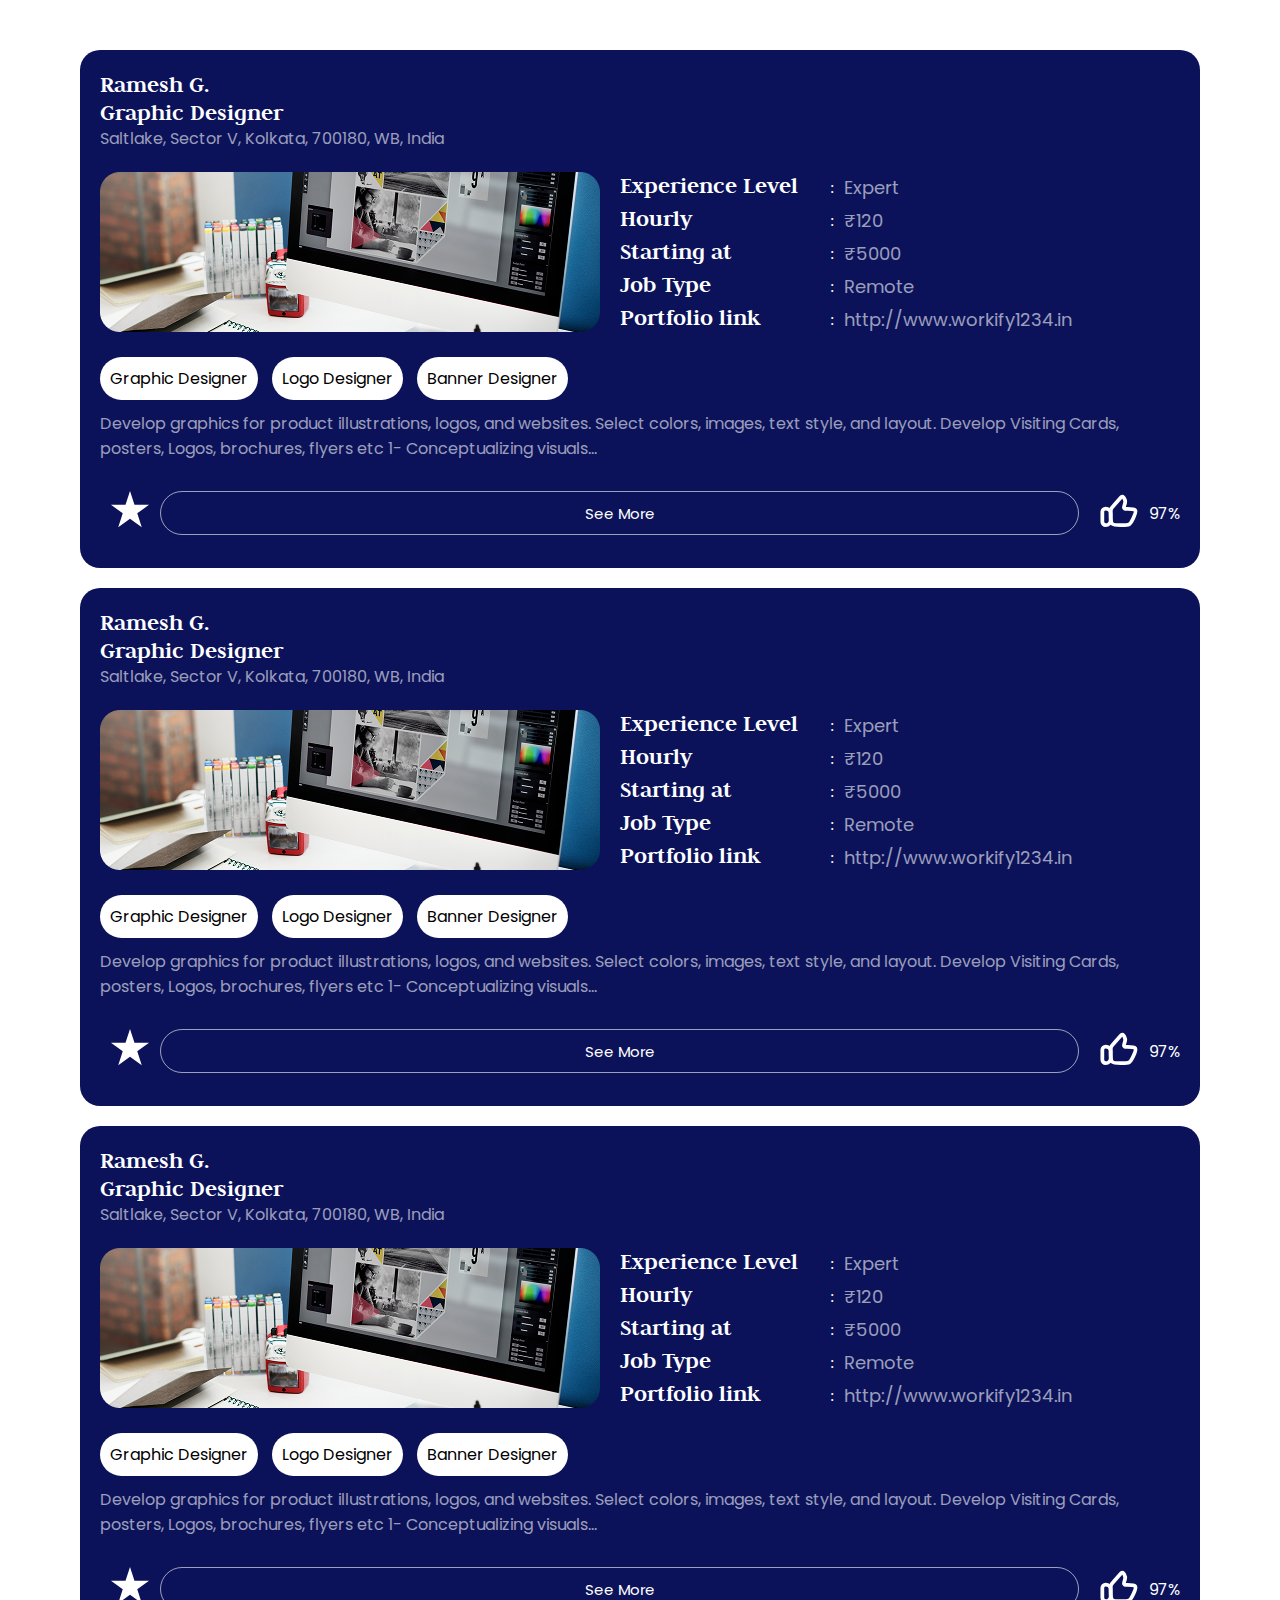
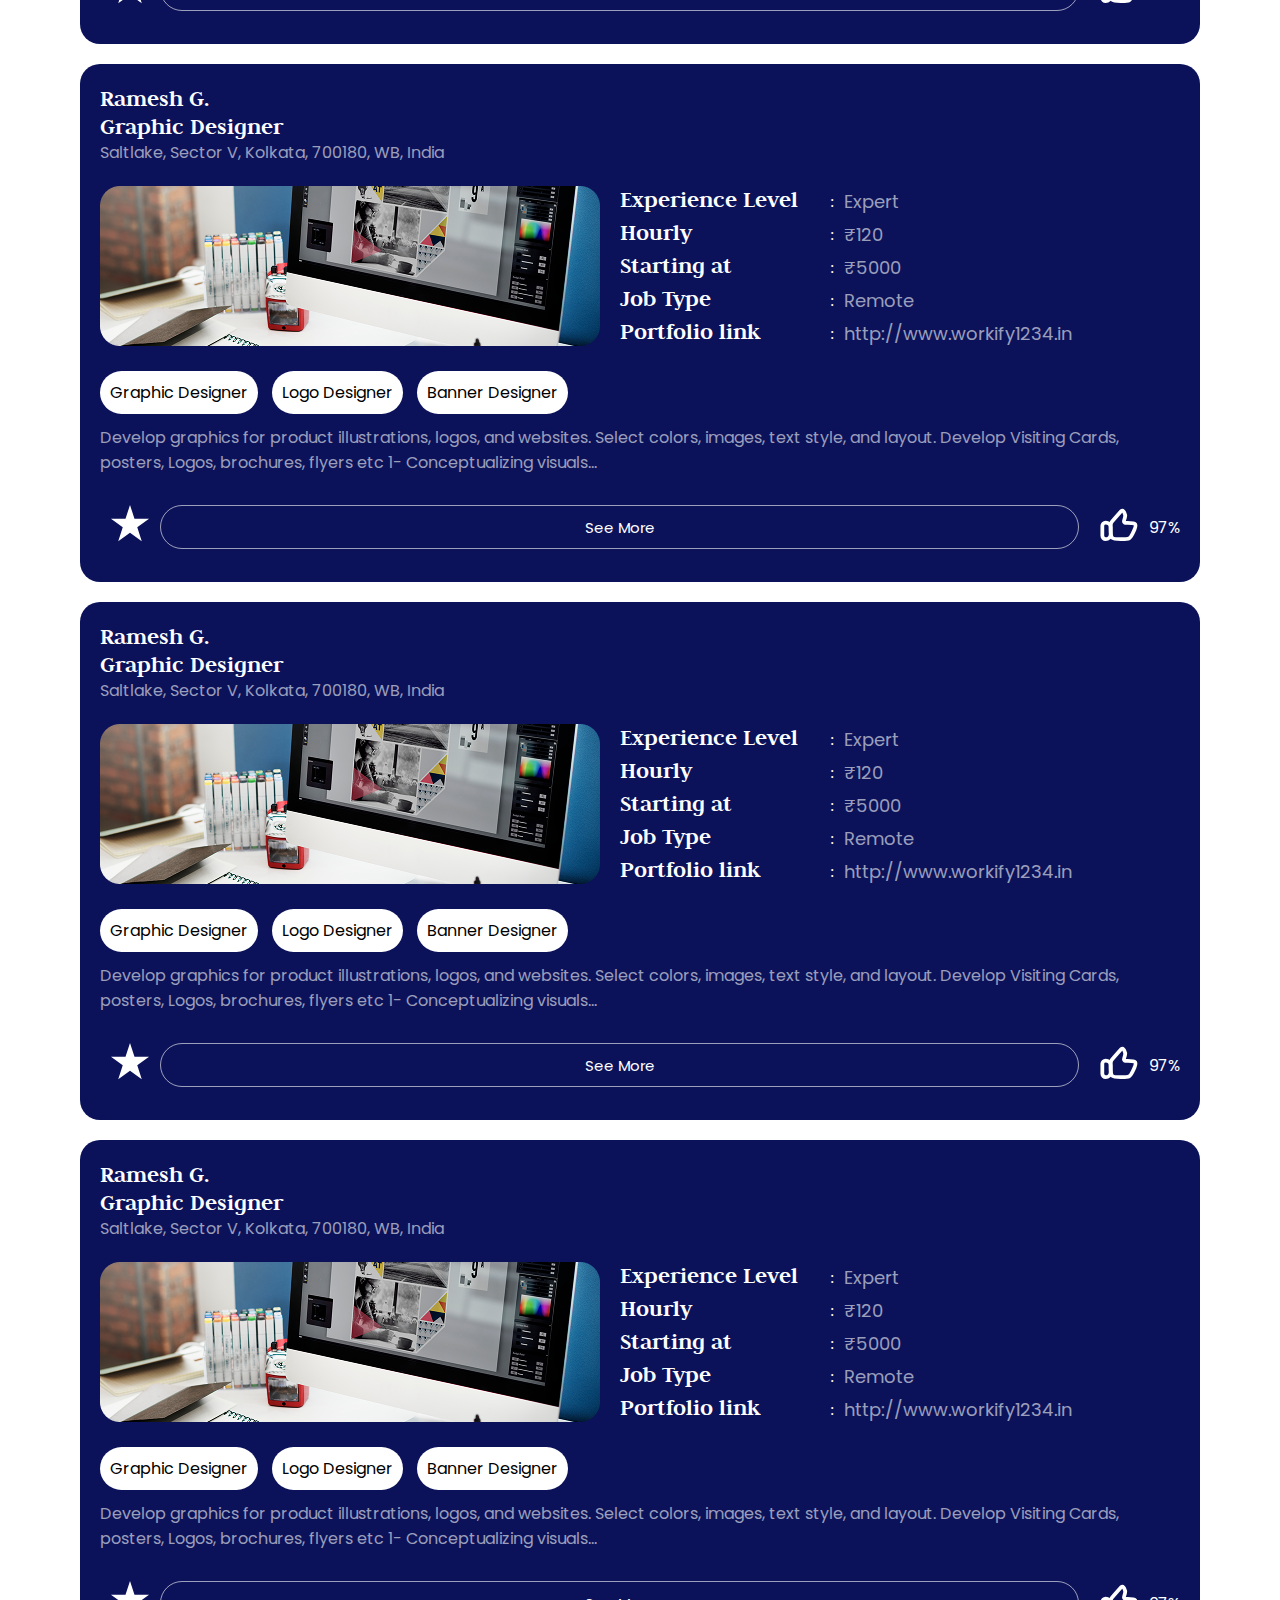
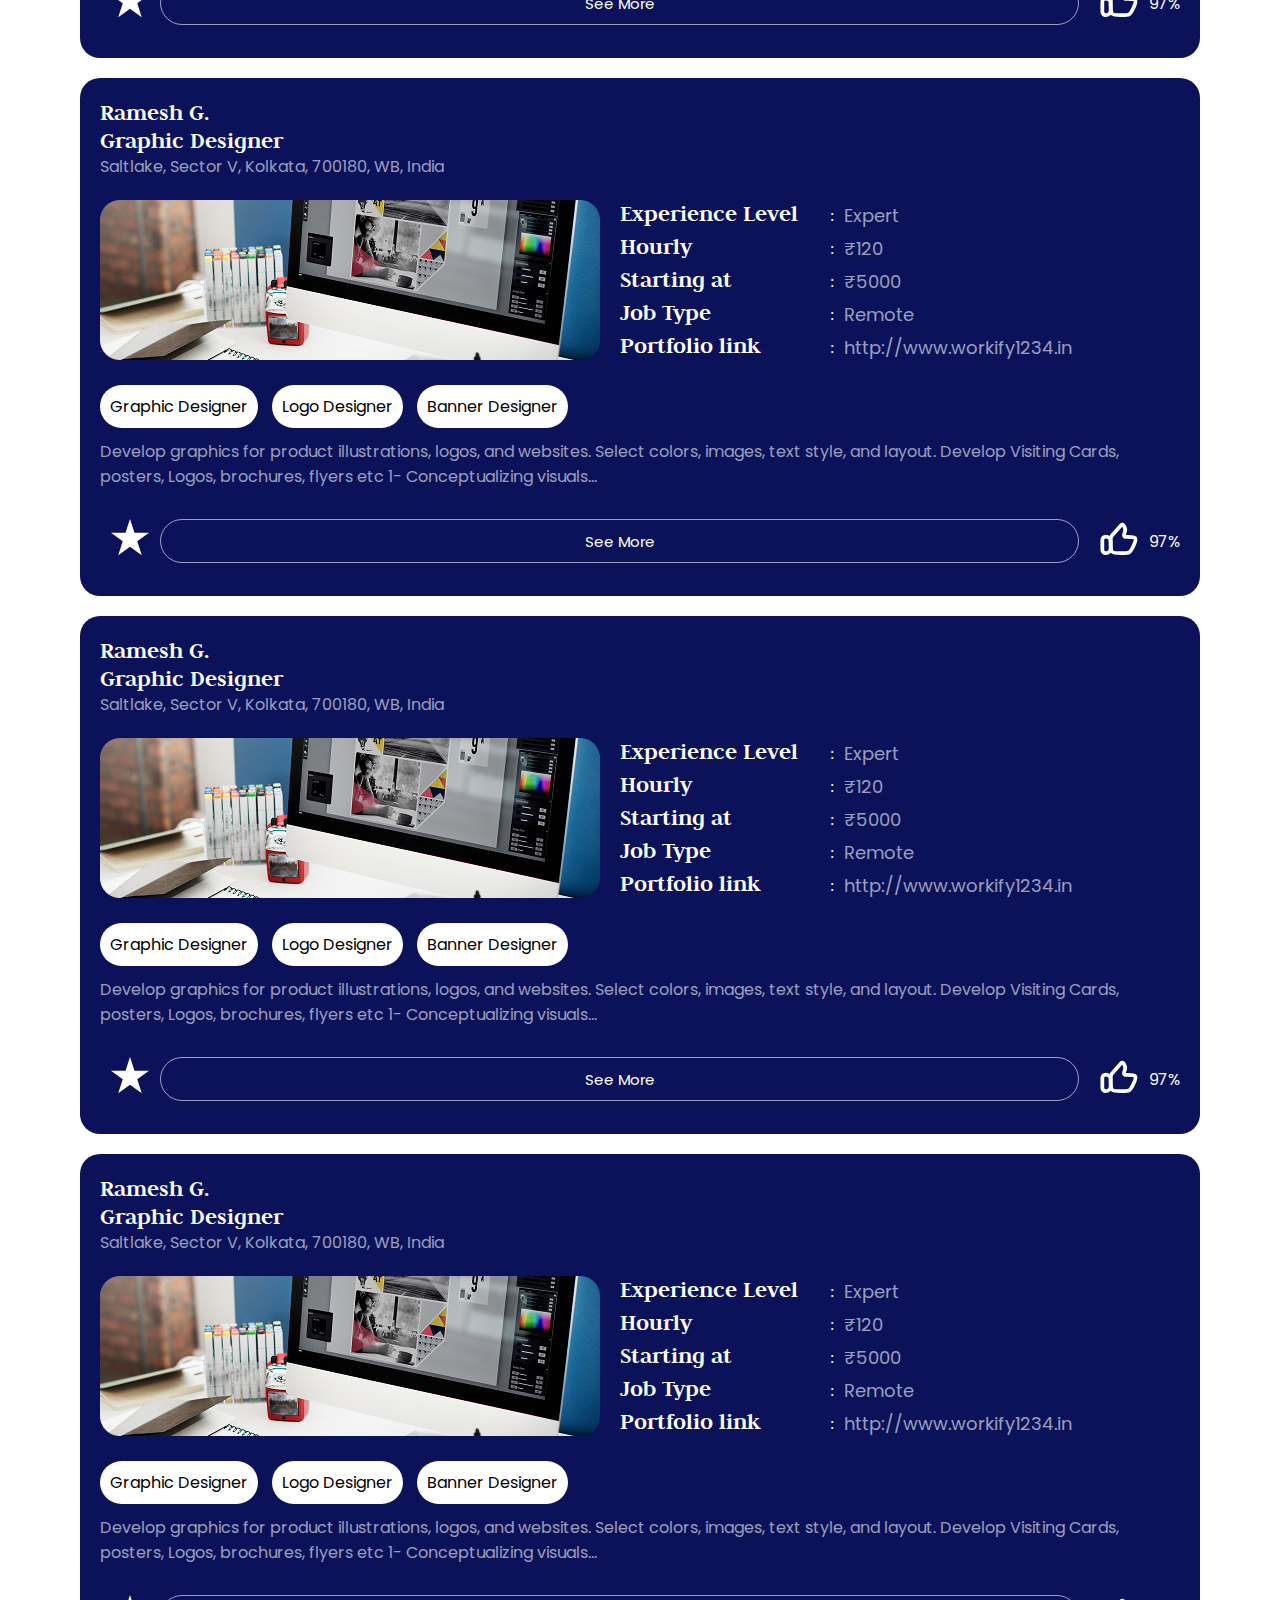
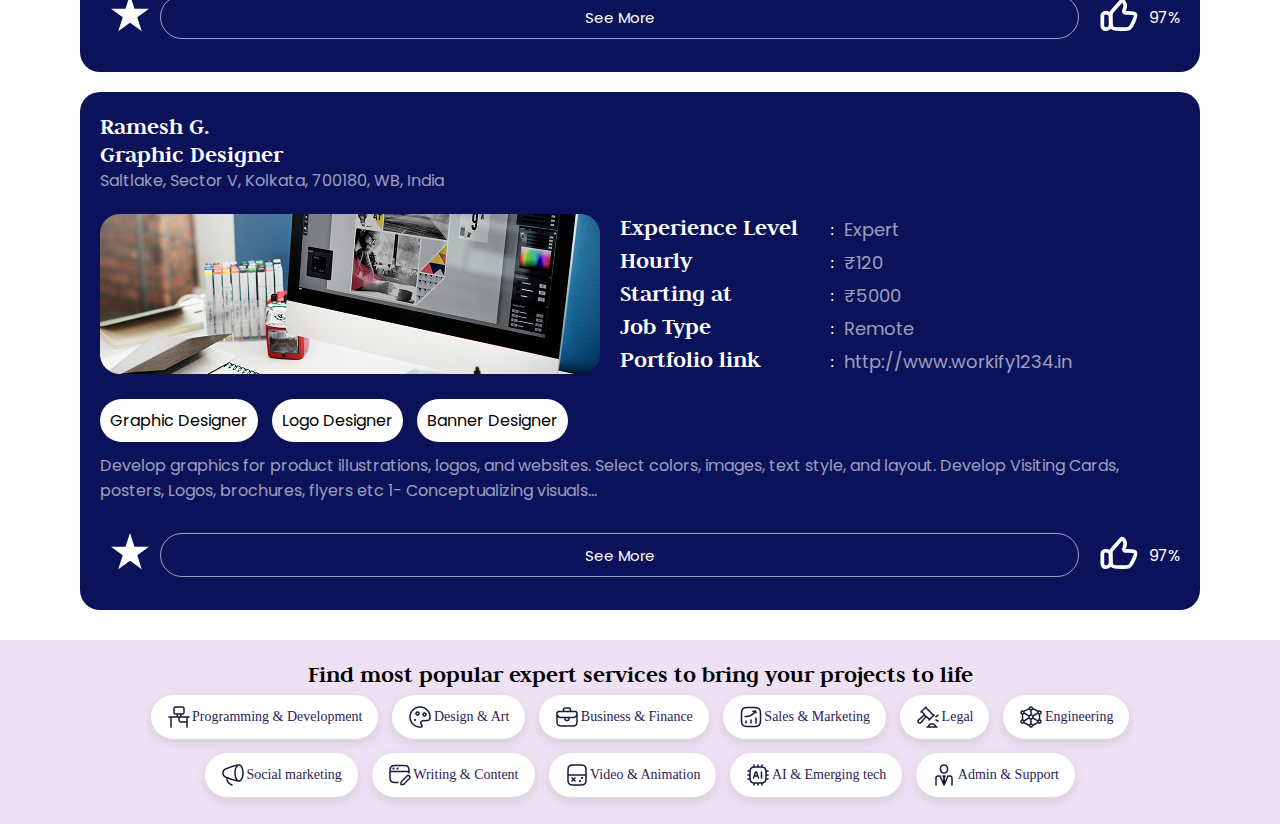
<file: Hire-Talents-For-Client.html>
<!DOCTYPE html>
<html lang="en">

<head>
    <meta charset="UTF-8">
    <meta name="viewport" content="width=device-width, initial-scale=1.0">
    <title>Hire Talents For Clients</title>
    <!---------CUSTOM CSS---------------------------------------------->
    <link rel="stylesheet" href="./css/hired.css" />
</head>

<body>
    <section class="main-section">
        <div class="container">
            <div class="card-part">
                <h2>Ramesh G.</h2>
                <h2>Graphic Designer</h2>
                <p class="address-para">Saltlake, Sector V, Kolkata, 700180, WB, India</p>
                <div class="card-image-details">
                    <div class="card-image">
                        <img src="./assets/design.png" alt="" />
                    </div>
                    <div class="card-details">
                        <ul class="info-list">
                            <li>
                                <span class="label">Experience Level</span>
                                <span class="colon">:</span>
                                <span class="value">Expert</span>
                            </li>
                            <li>
                                <span class="label">Hourly</span>
                                <span class="colon">:</span>
                                <span class="value">₹120</span>
                            </li>
                            <li>
                                <span class="label">Starting at</span>
                                <span class="colon">:</span>
                                <span class="value">₹5000</span>
                            </li>
                            <li>
                                <span class="label">Job Type</span>
                                <span class="colon">:</span>
                                <span class="value">Remote</span>
                            </li>
                            <li>
                                <span class="label">Portfolio link</span>
                                <span class="colon">:</span>
                                <span class="value">
                                    <a href="http://www.workify1234.in" target="_blank">
                                        http://www.workify1234.in
                                    </a>
                                </span>
                            </li>
                        </ul>
                    </div>
                </div>
                <div class="card-buttons">
                    <a class="design-button" href="">Graphic Designer</a>
                    <a class="logo-button" href="">Logo Designer</a>
                    <a class="banner-button" href="">Banner Designer</a>
                </div>
                <p class="text">
                    Develop graphics for product illustrations, logos, and websites. Select colors, images, text style,
                    and layout. Develop Visiting Cards, posters, Logos, brochures, flyers etc 1- Conceptualizing
                    visuals…
                </p>
                <div class="rating-part">
                    <div class="left-icon">
                        <svg width="60" height="60" viewBox="0 0 60 60" fill="none" xmlns="http://www.w3.org/2000/svg">
                            <path
                                d="M30 10L34.4903 23.8197H49.0211L37.2654 32.3607L41.7557 46.1803L30 37.6393L18.2443 46.1803L22.7346 32.3607L10.9789 23.8197H25.5097L30 10Z"
                                fill="white" />
                        </svg>
                    </div>
                    <a class="see-more-btn" href="">
                        See More
                    </a>
                    <div class="right-icon">
                        <div class="like-icon">
                            <svg width="40" height="40" viewBox="0 0 40 40" fill="none"
                                xmlns="http://www.w3.org/2000/svg">
                                <path
                                    d="M3.33398 20.8333C3.33398 18.9923 4.82637 17.5 6.66732 17.5C9.42873 17.5 11.6673 19.7385 11.6673 22.5V29.1667C11.6673 31.9282 9.42873 34.1667 6.66732 34.1667C4.82637 34.1667 3.33398 32.6743 3.33398 30.8333V20.8333Z"
                                    stroke="white" stroke-width="3.75" stroke-linecap="round" stroke-linejoin="round" />
                                <path
                                    d="M25.7972 13.0104L25.3533 14.4439C24.9897 15.6185 24.8078 16.2058 24.9477 16.6697C25.0608 17.0448 25.3092 17.3683 25.6477 17.5812C26.066 17.8442 26.6988 17.8442 27.9645 17.8442H28.6378C32.9213 17.8442 35.063 17.8442 36.0747 19.1122C36.1902 19.257 36.293 19.4112 36.382 19.5728C37.1602 20.9868 36.2755 22.8918 34.506 26.7018C32.8822 30.1982 32.0702 31.9463 30.5627 32.9753C30.4168 33.0748 30.2668 33.1688 30.1132 33.2568C28.526 34.1667 26.5597 34.1667 22.6267 34.1667H21.7737C17.0088 34.1667 14.6265 34.1667 13.1462 32.7325C11.666 31.2982 11.666 28.9898 11.666 24.3732V22.7505C11.666 20.3243 11.666 19.1113 12.0966 18.001C12.5271 16.8907 13.3516 15.9777 15.0005 14.1519L21.8195 6.60094C21.9905 6.41157 22.076 6.31687 22.1515 6.25125C22.8552 5.6388 23.9413 5.70774 24.5567 6.40392C24.6227 6.4785 24.6947 6.58319 24.8387 6.79257C25.064 7.12009 25.1767 7.28385 25.275 7.44609C26.154 8.89855 26.42 10.6239 26.0173 12.2619C25.9723 12.4449 25.914 12.6335 25.7972 13.0104Z"
                                    stroke="white" stroke-width="3.75" stroke-linecap="round" stroke-linejoin="round" />
                            </svg>
                        </div>
                        <div class="like-percentage">
                            97%
                        </div>
                    </div>
                </div>
            </div>

            <div class="card-part">
                <h2>Ramesh G.</h2>
                <h2>Graphic Designer</h2>
                <p class="address-para">Saltlake, Sector V, Kolkata, 700180, WB, India</p>
                <div class="card-image-details">
                    <div class="card-image">
                        <img src="./assets/design.png" alt="" />
                    </div>
                    <div class="card-details">
                        <ul class="info-list">
                            <li>
                                <span class="label">Experience Level</span>
                                <span class="colon">:</span>
                                <span class="value">Expert</span>
                            </li>
                            <li>
                                <span class="label">Hourly</span>
                                <span class="colon">:</span>
                                <span class="value">₹120</span>
                            </li>
                            <li>
                                <span class="label">Starting at</span>
                                <span class="colon">:</span>
                                <span class="value">₹5000</span>
                            </li>
                            <li>
                                <span class="label">Job Type</span>
                                <span class="colon">:</span>
                                <span class="value">Remote</span>
                            </li>
                            <li>
                                <span class="label">Portfolio link</span>
                                <span class="colon">:</span>
                                <span class="value">
                                    <a href="http://www.workify1234.in" target="_blank">
                                        http://www.workify1234.in
                                    </a>
                                </span>
                            </li>
                        </ul>
                    </div>
                </div>
                <div class="card-buttons">
                    <a class="design-button" href="">Graphic Designer</a>
                    <a class="logo-button" href="">Logo Designer</a>
                    <a class="banner-button" href="">Banner Designer</a>
                </div>
                <p class="text">
                    Develop graphics for product illustrations, logos, and websites. Select colors, images, text style,
                    and layout. Develop Visiting Cards, posters, Logos, brochures, flyers etc 1- Conceptualizing
                    visuals…
                </p>
                <div class="rating-part">
                    <div class="left-icon">
                        <svg width="60" height="60" viewBox="0 0 60 60" fill="none" xmlns="http://www.w3.org/2000/svg">
                            <path
                                d="M30 10L34.4903 23.8197H49.0211L37.2654 32.3607L41.7557 46.1803L30 37.6393L18.2443 46.1803L22.7346 32.3607L10.9789 23.8197H25.5097L30 10Z"
                                fill="white" />
                        </svg>
                    </div>
                    <a class="see-more-btn" href="">
                        See More
                    </a>
                    <div class="right-icon">
                        <div class="like-icon">
                            <svg width="40" height="40" viewBox="0 0 40 40" fill="none"
                                xmlns="http://www.w3.org/2000/svg">
                                <path
                                    d="M3.33398 20.8333C3.33398 18.9923 4.82637 17.5 6.66732 17.5C9.42873 17.5 11.6673 19.7385 11.6673 22.5V29.1667C11.6673 31.9282 9.42873 34.1667 6.66732 34.1667C4.82637 34.1667 3.33398 32.6743 3.33398 30.8333V20.8333Z"
                                    stroke="white" stroke-width="3.75" stroke-linecap="round" stroke-linejoin="round" />
                                <path
                                    d="M25.7972 13.0104L25.3533 14.4439C24.9897 15.6185 24.8078 16.2058 24.9477 16.6697C25.0608 17.0448 25.3092 17.3683 25.6477 17.5812C26.066 17.8442 26.6988 17.8442 27.9645 17.8442H28.6378C32.9213 17.8442 35.063 17.8442 36.0747 19.1122C36.1902 19.257 36.293 19.4112 36.382 19.5728C37.1602 20.9868 36.2755 22.8918 34.506 26.7018C32.8822 30.1982 32.0702 31.9463 30.5627 32.9753C30.4168 33.0748 30.2668 33.1688 30.1132 33.2568C28.526 34.1667 26.5597 34.1667 22.6267 34.1667H21.7737C17.0088 34.1667 14.6265 34.1667 13.1462 32.7325C11.666 31.2982 11.666 28.9898 11.666 24.3732V22.7505C11.666 20.3243 11.666 19.1113 12.0966 18.001C12.5271 16.8907 13.3516 15.9777 15.0005 14.1519L21.8195 6.60094C21.9905 6.41157 22.076 6.31687 22.1515 6.25125C22.8552 5.6388 23.9413 5.70774 24.5567 6.40392C24.6227 6.4785 24.6947 6.58319 24.8387 6.79257C25.064 7.12009 25.1767 7.28385 25.275 7.44609C26.154 8.89855 26.42 10.6239 26.0173 12.2619C25.9723 12.4449 25.914 12.6335 25.7972 13.0104Z"
                                    stroke="white" stroke-width="3.75" stroke-linecap="round" stroke-linejoin="round" />
                            </svg>
                        </div>
                        <div class="like-percentage">
                            97%
                        </div>
                    </div>
                </div>
            </div>

            <div class="card-part">
                <h2>Ramesh G.</h2>
                <h2>Graphic Designer</h2>
                <p class="address-para">Saltlake, Sector V, Kolkata, 700180, WB, India</p>
                <div class="card-image-details">
                    <div class="card-image">
                        <img src="./assets/design.png" alt="" />
                    </div>
                    <div class="card-details">
                        <ul class="info-list">
                            <li>
                                <span class="label">Experience Level</span>
                                <span class="colon">:</span>
                                <span class="value">Expert</span>
                            </li>
                            <li>
                                <span class="label">Hourly</span>
                                <span class="colon">:</span>
                                <span class="value">₹120</span>
                            </li>
                            <li>
                                <span class="label">Starting at</span>
                                <span class="colon">:</span>
                                <span class="value">₹5000</span>
                            </li>
                            <li>
                                <span class="label">Job Type</span>
                                <span class="colon">:</span>
                                <span class="value">Remote</span>
                            </li>
                            <li>
                                <span class="label">Portfolio link</span>
                                <span class="colon">:</span>
                                <span class="value">
                                    <a href="http://www.workify1234.in" target="_blank">
                                        http://www.workify1234.in
                                    </a>
                                </span>
                            </li>
                        </ul>
                    </div>
                </div>
                <div class="card-buttons">
                    <a class="design-button" href="">Graphic Designer</a>
                    <a class="logo-button" href="">Logo Designer</a>
                    <a class="banner-button" href="">Banner Designer</a>
                </div>
                <p class="text">
                    Develop graphics for product illustrations, logos, and websites. Select colors, images, text style,
                    and layout. Develop Visiting Cards, posters, Logos, brochures, flyers etc 1- Conceptualizing
                    visuals…
                </p>
                <div class="rating-part">
                    <div class="left-icon">
                        <svg width="60" height="60" viewBox="0 0 60 60" fill="none" xmlns="http://www.w3.org/2000/svg">
                            <path
                                d="M30 10L34.4903 23.8197H49.0211L37.2654 32.3607L41.7557 46.1803L30 37.6393L18.2443 46.1803L22.7346 32.3607L10.9789 23.8197H25.5097L30 10Z"
                                fill="white" />
                        </svg>
                    </div>
                    <a class="see-more-btn" href="">
                        See More
                    </a>
                    <div class="right-icon">
                        <div class="like-icon">
                            <svg width="40" height="40" viewBox="0 0 40 40" fill="none"
                                xmlns="http://www.w3.org/2000/svg">
                                <path
                                    d="M3.33398 20.8333C3.33398 18.9923 4.82637 17.5 6.66732 17.5C9.42873 17.5 11.6673 19.7385 11.6673 22.5V29.1667C11.6673 31.9282 9.42873 34.1667 6.66732 34.1667C4.82637 34.1667 3.33398 32.6743 3.33398 30.8333V20.8333Z"
                                    stroke="white" stroke-width="3.75" stroke-linecap="round" stroke-linejoin="round" />
                                <path
                                    d="M25.7972 13.0104L25.3533 14.4439C24.9897 15.6185 24.8078 16.2058 24.9477 16.6697C25.0608 17.0448 25.3092 17.3683 25.6477 17.5812C26.066 17.8442 26.6988 17.8442 27.9645 17.8442H28.6378C32.9213 17.8442 35.063 17.8442 36.0747 19.1122C36.1902 19.257 36.293 19.4112 36.382 19.5728C37.1602 20.9868 36.2755 22.8918 34.506 26.7018C32.8822 30.1982 32.0702 31.9463 30.5627 32.9753C30.4168 33.0748 30.2668 33.1688 30.1132 33.2568C28.526 34.1667 26.5597 34.1667 22.6267 34.1667H21.7737C17.0088 34.1667 14.6265 34.1667 13.1462 32.7325C11.666 31.2982 11.666 28.9898 11.666 24.3732V22.7505C11.666 20.3243 11.666 19.1113 12.0966 18.001C12.5271 16.8907 13.3516 15.9777 15.0005 14.1519L21.8195 6.60094C21.9905 6.41157 22.076 6.31687 22.1515 6.25125C22.8552 5.6388 23.9413 5.70774 24.5567 6.40392C24.6227 6.4785 24.6947 6.58319 24.8387 6.79257C25.064 7.12009 25.1767 7.28385 25.275 7.44609C26.154 8.89855 26.42 10.6239 26.0173 12.2619C25.9723 12.4449 25.914 12.6335 25.7972 13.0104Z"
                                    stroke="white" stroke-width="3.75" stroke-linecap="round" stroke-linejoin="round" />
                            </svg>
                        </div>
                        <div class="like-percentage">
                            97%
                        </div>
                    </div>
                </div>
            </div>

            <div class="card-part">
                <h2>Ramesh G.</h2>
                <h2>Graphic Designer</h2>
                <p class="address-para">Saltlake, Sector V, Kolkata, 700180, WB, India</p>
                <div class="card-image-details">
                    <div class="card-image">
                        <img src="./assets/design.png" alt="" />
                    </div>
                    <div class="card-details">
                        <ul class="info-list">
                            <li>
                                <span class="label">Experience Level</span>
                                <span class="colon">:</span>
                                <span class="value">Expert</span>
                            </li>
                            <li>
                                <span class="label">Hourly</span>
                                <span class="colon">:</span>
                                <span class="value">₹120</span>
                            </li>
                            <li>
                                <span class="label">Starting at</span>
                                <span class="colon">:</span>
                                <span class="value">₹5000</span>
                            </li>
                            <li>
                                <span class="label">Job Type</span>
                                <span class="colon">:</span>
                                <span class="value">Remote</span>
                            </li>
                            <li>
                                <span class="label">Portfolio link</span>
                                <span class="colon">:</span>
                                <span class="value">
                                    <a href="http://www.workify1234.in" target="_blank">
                                        http://www.workify1234.in
                                    </a>
                                </span>
                            </li>
                        </ul>
                    </div>
                </div>
                <div class="card-buttons">
                    <a class="design-button" href="">Graphic Designer</a>
                    <a class="logo-button" href="">Logo Designer</a>
                    <a class="banner-button" href="">Banner Designer</a>
                </div>
                <p class="text">
                    Develop graphics for product illustrations, logos, and websites. Select colors, images, text style,
                    and layout. Develop Visiting Cards, posters, Logos, brochures, flyers etc 1- Conceptualizing
                    visuals…
                </p>
                <div class="rating-part">
                    <div class="left-icon">
                        <svg width="60" height="60" viewBox="0 0 60 60" fill="none" xmlns="http://www.w3.org/2000/svg">
                            <path
                                d="M30 10L34.4903 23.8197H49.0211L37.2654 32.3607L41.7557 46.1803L30 37.6393L18.2443 46.1803L22.7346 32.3607L10.9789 23.8197H25.5097L30 10Z"
                                fill="white" />
                        </svg>
                    </div>
                    <a class="see-more-btn" href="">
                        See More
                    </a>
                    <div class="right-icon">
                        <div class="like-icon">
                            <svg width="40" height="40" viewBox="0 0 40 40" fill="none"
                                xmlns="http://www.w3.org/2000/svg">
                                <path
                                    d="M3.33398 20.8333C3.33398 18.9923 4.82637 17.5 6.66732 17.5C9.42873 17.5 11.6673 19.7385 11.6673 22.5V29.1667C11.6673 31.9282 9.42873 34.1667 6.66732 34.1667C4.82637 34.1667 3.33398 32.6743 3.33398 30.8333V20.8333Z"
                                    stroke="white" stroke-width="3.75" stroke-linecap="round" stroke-linejoin="round" />
                                <path
                                    d="M25.7972 13.0104L25.3533 14.4439C24.9897 15.6185 24.8078 16.2058 24.9477 16.6697C25.0608 17.0448 25.3092 17.3683 25.6477 17.5812C26.066 17.8442 26.6988 17.8442 27.9645 17.8442H28.6378C32.9213 17.8442 35.063 17.8442 36.0747 19.1122C36.1902 19.257 36.293 19.4112 36.382 19.5728C37.1602 20.9868 36.2755 22.8918 34.506 26.7018C32.8822 30.1982 32.0702 31.9463 30.5627 32.9753C30.4168 33.0748 30.2668 33.1688 30.1132 33.2568C28.526 34.1667 26.5597 34.1667 22.6267 34.1667H21.7737C17.0088 34.1667 14.6265 34.1667 13.1462 32.7325C11.666 31.2982 11.666 28.9898 11.666 24.3732V22.7505C11.666 20.3243 11.666 19.1113 12.0966 18.001C12.5271 16.8907 13.3516 15.9777 15.0005 14.1519L21.8195 6.60094C21.9905 6.41157 22.076 6.31687 22.1515 6.25125C22.8552 5.6388 23.9413 5.70774 24.5567 6.40392C24.6227 6.4785 24.6947 6.58319 24.8387 6.79257C25.064 7.12009 25.1767 7.28385 25.275 7.44609C26.154 8.89855 26.42 10.6239 26.0173 12.2619C25.9723 12.4449 25.914 12.6335 25.7972 13.0104Z"
                                    stroke="white" stroke-width="3.75" stroke-linecap="round" stroke-linejoin="round" />
                            </svg>
                        </div>
                        <div class="like-percentage">
                            97%
                        </div>
                    </div>
                </div>
            </div>

            <div class="card-part">
                <h2>Ramesh G.</h2>
                <h2>Graphic Designer</h2>
                <p class="address-para">Saltlake, Sector V, Kolkata, 700180, WB, India</p>
                <div class="card-image-details">
                    <div class="card-image">
                        <img src="./assets/design.png" alt="" />
                    </div>
                    <div class="card-details">
                        <ul class="info-list">
                            <li>
                                <span class="label">Experience Level</span>
                                <span class="colon">:</span>
                                <span class="value">Expert</span>
                            </li>
                            <li>
                                <span class="label">Hourly</span>
                                <span class="colon">:</span>
                                <span class="value">₹120</span>
                            </li>
                            <li>
                                <span class="label">Starting at</span>
                                <span class="colon">:</span>
                                <span class="value">₹5000</span>
                            </li>
                            <li>
                                <span class="label">Job Type</span>
                                <span class="colon">:</span>
                                <span class="value">Remote</span>
                            </li>
                            <li>
                                <span class="label">Portfolio link</span>
                                <span class="colon">:</span>
                                <span class="value">
                                    <a href="http://www.workify1234.in" target="_blank">
                                        http://www.workify1234.in
                                    </a>
                                </span>
                            </li>
                        </ul>
                    </div>
                </div>
                <div class="card-buttons">
                    <a class="design-button" href="">Graphic Designer</a>
                    <a class="logo-button" href="">Logo Designer</a>
                    <a class="banner-button" href="">Banner Designer</a>
                </div>
                <p class="text">
                    Develop graphics for product illustrations, logos, and websites. Select colors, images, text style,
                    and layout. Develop Visiting Cards, posters, Logos, brochures, flyers etc 1- Conceptualizing
                    visuals…
                </p>
                <div class="rating-part">
                    <div class="left-icon">
                        <svg width="60" height="60" viewBox="0 0 60 60" fill="none" xmlns="http://www.w3.org/2000/svg">
                            <path
                                d="M30 10L34.4903 23.8197H49.0211L37.2654 32.3607L41.7557 46.1803L30 37.6393L18.2443 46.1803L22.7346 32.3607L10.9789 23.8197H25.5097L30 10Z"
                                fill="white" />
                        </svg>
                    </div>
                    <a class="see-more-btn" href="">
                        See More
                    </a>
                    <div class="right-icon">
                        <div class="like-icon">
                            <svg width="40" height="40" viewBox="0 0 40 40" fill="none"
                                xmlns="http://www.w3.org/2000/svg">
                                <path
                                    d="M3.33398 20.8333C3.33398 18.9923 4.82637 17.5 6.66732 17.5C9.42873 17.5 11.6673 19.7385 11.6673 22.5V29.1667C11.6673 31.9282 9.42873 34.1667 6.66732 34.1667C4.82637 34.1667 3.33398 32.6743 3.33398 30.8333V20.8333Z"
                                    stroke="white" stroke-width="3.75" stroke-linecap="round" stroke-linejoin="round" />
                                <path
                                    d="M25.7972 13.0104L25.3533 14.4439C24.9897 15.6185 24.8078 16.2058 24.9477 16.6697C25.0608 17.0448 25.3092 17.3683 25.6477 17.5812C26.066 17.8442 26.6988 17.8442 27.9645 17.8442H28.6378C32.9213 17.8442 35.063 17.8442 36.0747 19.1122C36.1902 19.257 36.293 19.4112 36.382 19.5728C37.1602 20.9868 36.2755 22.8918 34.506 26.7018C32.8822 30.1982 32.0702 31.9463 30.5627 32.9753C30.4168 33.0748 30.2668 33.1688 30.1132 33.2568C28.526 34.1667 26.5597 34.1667 22.6267 34.1667H21.7737C17.0088 34.1667 14.6265 34.1667 13.1462 32.7325C11.666 31.2982 11.666 28.9898 11.666 24.3732V22.7505C11.666 20.3243 11.666 19.1113 12.0966 18.001C12.5271 16.8907 13.3516 15.9777 15.0005 14.1519L21.8195 6.60094C21.9905 6.41157 22.076 6.31687 22.1515 6.25125C22.8552 5.6388 23.9413 5.70774 24.5567 6.40392C24.6227 6.4785 24.6947 6.58319 24.8387 6.79257C25.064 7.12009 25.1767 7.28385 25.275 7.44609C26.154 8.89855 26.42 10.6239 26.0173 12.2619C25.9723 12.4449 25.914 12.6335 25.7972 13.0104Z"
                                    stroke="white" stroke-width="3.75" stroke-linecap="round" stroke-linejoin="round" />
                            </svg>
                        </div>
                        <div class="like-percentage">
                            97%
                        </div>
                    </div>
                </div>
            </div>

            <div class="card-part">
                <h2>Ramesh G.</h2>
                <h2>Graphic Designer</h2>
                <p class="address-para">Saltlake, Sector V, Kolkata, 700180, WB, India</p>
                <div class="card-image-details">
                    <div class="card-image">
                        <img src="./assets/design.png" alt="" />
                    </div>
                    <div class="card-details">
                        <ul class="info-list">
                            <li>
                                <span class="label">Experience Level</span>
                                <span class="colon">:</span>
                                <span class="value">Expert</span>
                            </li>
                            <li>
                                <span class="label">Hourly</span>
                                <span class="colon">:</span>
                                <span class="value">₹120</span>
                            </li>
                            <li>
                                <span class="label">Starting at</span>
                                <span class="colon">:</span>
                                <span class="value">₹5000</span>
                            </li>
                            <li>
                                <span class="label">Job Type</span>
                                <span class="colon">:</span>
                                <span class="value">Remote</span>
                            </li>
                            <li>
                                <span class="label">Portfolio link</span>
                                <span class="colon">:</span>
                                <span class="value">
                                    <a href="http://www.workify1234.in" target="_blank">
                                        http://www.workify1234.in
                                    </a>
                                </span>
                            </li>
                        </ul>
                    </div>
                </div>
                <div class="card-buttons">
                    <a class="design-button" href="">Graphic Designer</a>
                    <a class="logo-button" href="">Logo Designer</a>
                    <a class="banner-button" href="">Banner Designer</a>
                </div>
                <p class="text">
                    Develop graphics for product illustrations, logos, and websites. Select colors, images, text style,
                    and layout. Develop Visiting Cards, posters, Logos, brochures, flyers etc 1- Conceptualizing
                    visuals…
                </p>
                <div class="rating-part">
                    <div class="left-icon">
                        <svg width="60" height="60" viewBox="0 0 60 60" fill="none" xmlns="http://www.w3.org/2000/svg">
                            <path
                                d="M30 10L34.4903 23.8197H49.0211L37.2654 32.3607L41.7557 46.1803L30 37.6393L18.2443 46.1803L22.7346 32.3607L10.9789 23.8197H25.5097L30 10Z"
                                fill="white" />
                        </svg>
                    </div>
                    <a class="see-more-btn" href="">
                        See More
                    </a>
                    <div class="right-icon">
                        <div class="like-icon">
                            <svg width="40" height="40" viewBox="0 0 40 40" fill="none"
                                xmlns="http://www.w3.org/2000/svg">
                                <path
                                    d="M3.33398 20.8333C3.33398 18.9923 4.82637 17.5 6.66732 17.5C9.42873 17.5 11.6673 19.7385 11.6673 22.5V29.1667C11.6673 31.9282 9.42873 34.1667 6.66732 34.1667C4.82637 34.1667 3.33398 32.6743 3.33398 30.8333V20.8333Z"
                                    stroke="white" stroke-width="3.75" stroke-linecap="round" stroke-linejoin="round" />
                                <path
                                    d="M25.7972 13.0104L25.3533 14.4439C24.9897 15.6185 24.8078 16.2058 24.9477 16.6697C25.0608 17.0448 25.3092 17.3683 25.6477 17.5812C26.066 17.8442 26.6988 17.8442 27.9645 17.8442H28.6378C32.9213 17.8442 35.063 17.8442 36.0747 19.1122C36.1902 19.257 36.293 19.4112 36.382 19.5728C37.1602 20.9868 36.2755 22.8918 34.506 26.7018C32.8822 30.1982 32.0702 31.9463 30.5627 32.9753C30.4168 33.0748 30.2668 33.1688 30.1132 33.2568C28.526 34.1667 26.5597 34.1667 22.6267 34.1667H21.7737C17.0088 34.1667 14.6265 34.1667 13.1462 32.7325C11.666 31.2982 11.666 28.9898 11.666 24.3732V22.7505C11.666 20.3243 11.666 19.1113 12.0966 18.001C12.5271 16.8907 13.3516 15.9777 15.0005 14.1519L21.8195 6.60094C21.9905 6.41157 22.076 6.31687 22.1515 6.25125C22.8552 5.6388 23.9413 5.70774 24.5567 6.40392C24.6227 6.4785 24.6947 6.58319 24.8387 6.79257C25.064 7.12009 25.1767 7.28385 25.275 7.44609C26.154 8.89855 26.42 10.6239 26.0173 12.2619C25.9723 12.4449 25.914 12.6335 25.7972 13.0104Z"
                                    stroke="white" stroke-width="3.75" stroke-linecap="round" stroke-linejoin="round" />
                            </svg>
                        </div>
                        <div class="like-percentage">
                            97%
                        </div>
                    </div>
                </div>
            </div>

            <div class="card-part">
                <h2>Ramesh G.</h2>
                <h2>Graphic Designer</h2>
                <p class="address-para">Saltlake, Sector V, Kolkata, 700180, WB, India</p>
                <div class="card-image-details">
                    <div class="card-image">
                        <img src="./assets/design.png" alt="" />
                    </div>
                    <div class="card-details">
                        <ul class="info-list">
                            <li>
                                <span class="label">Experience Level</span>
                                <span class="colon">:</span>
                                <span class="value">Expert</span>
                            </li>
                            <li>
                                <span class="label">Hourly</span>
                                <span class="colon">:</span>
                                <span class="value">₹120</span>
                            </li>
                            <li>
                                <span class="label">Starting at</span>
                                <span class="colon">:</span>
                                <span class="value">₹5000</span>
                            </li>
                            <li>
                                <span class="label">Job Type</span>
                                <span class="colon">:</span>
                                <span class="value">Remote</span>
                            </li>
                            <li>
                                <span class="label">Portfolio link</span>
                                <span class="colon">:</span>
                                <span class="value">
                                    <a href="http://www.workify1234.in" target="_blank">
                                        http://www.workify1234.in
                                    </a>
                                </span>
                            </li>
                        </ul>
                    </div>
                </div>
                <div class="card-buttons">
                    <a class="design-button" href="">Graphic Designer</a>
                    <a class="logo-button" href="">Logo Designer</a>
                    <a class="banner-button" href="">Banner Designer</a>
                </div>
                <p class="text">
                    Develop graphics for product illustrations, logos, and websites. Select colors, images, text style,
                    and layout. Develop Visiting Cards, posters, Logos, brochures, flyers etc 1- Conceptualizing
                    visuals…
                </p>
                <div class="rating-part">
                    <div class="left-icon">
                        <svg width="60" height="60" viewBox="0 0 60 60" fill="none" xmlns="http://www.w3.org/2000/svg">
                            <path
                                d="M30 10L34.4903 23.8197H49.0211L37.2654 32.3607L41.7557 46.1803L30 37.6393L18.2443 46.1803L22.7346 32.3607L10.9789 23.8197H25.5097L30 10Z"
                                fill="white" />
                        </svg>
                    </div>
                    <a class="see-more-btn" href="">
                        See More
                    </a>
                    <div class="right-icon">
                        <div class="like-icon">
                            <svg width="40" height="40" viewBox="0 0 40 40" fill="none"
                                xmlns="http://www.w3.org/2000/svg">
                                <path
                                    d="M3.33398 20.8333C3.33398 18.9923 4.82637 17.5 6.66732 17.5C9.42873 17.5 11.6673 19.7385 11.6673 22.5V29.1667C11.6673 31.9282 9.42873 34.1667 6.66732 34.1667C4.82637 34.1667 3.33398 32.6743 3.33398 30.8333V20.8333Z"
                                    stroke="white" stroke-width="3.75" stroke-linecap="round" stroke-linejoin="round" />
                                <path
                                    d="M25.7972 13.0104L25.3533 14.4439C24.9897 15.6185 24.8078 16.2058 24.9477 16.6697C25.0608 17.0448 25.3092 17.3683 25.6477 17.5812C26.066 17.8442 26.6988 17.8442 27.9645 17.8442H28.6378C32.9213 17.8442 35.063 17.8442 36.0747 19.1122C36.1902 19.257 36.293 19.4112 36.382 19.5728C37.1602 20.9868 36.2755 22.8918 34.506 26.7018C32.8822 30.1982 32.0702 31.9463 30.5627 32.9753C30.4168 33.0748 30.2668 33.1688 30.1132 33.2568C28.526 34.1667 26.5597 34.1667 22.6267 34.1667H21.7737C17.0088 34.1667 14.6265 34.1667 13.1462 32.7325C11.666 31.2982 11.666 28.9898 11.666 24.3732V22.7505C11.666 20.3243 11.666 19.1113 12.0966 18.001C12.5271 16.8907 13.3516 15.9777 15.0005 14.1519L21.8195 6.60094C21.9905 6.41157 22.076 6.31687 22.1515 6.25125C22.8552 5.6388 23.9413 5.70774 24.5567 6.40392C24.6227 6.4785 24.6947 6.58319 24.8387 6.79257C25.064 7.12009 25.1767 7.28385 25.275 7.44609C26.154 8.89855 26.42 10.6239 26.0173 12.2619C25.9723 12.4449 25.914 12.6335 25.7972 13.0104Z"
                                    stroke="white" stroke-width="3.75" stroke-linecap="round" stroke-linejoin="round" />
                            </svg>
                        </div>
                        <div class="like-percentage">
                            97%
                        </div>
                    </div>
                </div>
            </div>

            <div class="card-part">
                <h2>Ramesh G.</h2>
                <h2>Graphic Designer</h2>
                <p class="address-para">Saltlake, Sector V, Kolkata, 700180, WB, India</p>
                <div class="card-image-details">
                    <div class="card-image">
                        <img src="./assets/design.png" alt="" />
                    </div>
                    <div class="card-details">
                        <ul class="info-list">
                            <li>
                                <span class="label">Experience Level</span>
                                <span class="colon">:</span>
                                <span class="value">Expert</span>
                            </li>
                            <li>
                                <span class="label">Hourly</span>
                                <span class="colon">:</span>
                                <span class="value">₹120</span>
                            </li>
                            <li>
                                <span class="label">Starting at</span>
                                <span class="colon">:</span>
                                <span class="value">₹5000</span>
                            </li>
                            <li>
                                <span class="label">Job Type</span>
                                <span class="colon">:</span>
                                <span class="value">Remote</span>
                            </li>
                            <li>
                                <span class="label">Portfolio link</span>
                                <span class="colon">:</span>
                                <span class="value">
                                    <a href="http://www.workify1234.in" target="_blank">
                                        http://www.workify1234.in
                                    </a>
                                </span>
                            </li>
                        </ul>
                    </div>
                </div>
                <div class="card-buttons">
                    <a class="design-button" href="">Graphic Designer</a>
                    <a class="logo-button" href="">Logo Designer</a>
                    <a class="banner-button" href="">Banner Designer</a>
                </div>
                <p class="text">
                    Develop graphics for product illustrations, logos, and websites. Select colors, images, text style,
                    and layout. Develop Visiting Cards, posters, Logos, brochures, flyers etc 1- Conceptualizing
                    visuals…
                </p>
                <div class="rating-part">
                    <div class="left-icon">
                        <svg width="60" height="60" viewBox="0 0 60 60" fill="none" xmlns="http://www.w3.org/2000/svg">
                            <path
                                d="M30 10L34.4903 23.8197H49.0211L37.2654 32.3607L41.7557 46.1803L30 37.6393L18.2443 46.1803L22.7346 32.3607L10.9789 23.8197H25.5097L30 10Z"
                                fill="white" />
                        </svg>
                    </div>
                    <a class="see-more-btn" href="">
                        See More
                    </a>
                    <div class="right-icon">
                        <div class="like-icon">
                            <svg width="40" height="40" viewBox="0 0 40 40" fill="none"
                                xmlns="http://www.w3.org/2000/svg">
                                <path
                                    d="M3.33398 20.8333C3.33398 18.9923 4.82637 17.5 6.66732 17.5C9.42873 17.5 11.6673 19.7385 11.6673 22.5V29.1667C11.6673 31.9282 9.42873 34.1667 6.66732 34.1667C4.82637 34.1667 3.33398 32.6743 3.33398 30.8333V20.8333Z"
                                    stroke="white" stroke-width="3.75" stroke-linecap="round" stroke-linejoin="round" />
                                <path
                                    d="M25.7972 13.0104L25.3533 14.4439C24.9897 15.6185 24.8078 16.2058 24.9477 16.6697C25.0608 17.0448 25.3092 17.3683 25.6477 17.5812C26.066 17.8442 26.6988 17.8442 27.9645 17.8442H28.6378C32.9213 17.8442 35.063 17.8442 36.0747 19.1122C36.1902 19.257 36.293 19.4112 36.382 19.5728C37.1602 20.9868 36.2755 22.8918 34.506 26.7018C32.8822 30.1982 32.0702 31.9463 30.5627 32.9753C30.4168 33.0748 30.2668 33.1688 30.1132 33.2568C28.526 34.1667 26.5597 34.1667 22.6267 34.1667H21.7737C17.0088 34.1667 14.6265 34.1667 13.1462 32.7325C11.666 31.2982 11.666 28.9898 11.666 24.3732V22.7505C11.666 20.3243 11.666 19.1113 12.0966 18.001C12.5271 16.8907 13.3516 15.9777 15.0005 14.1519L21.8195 6.60094C21.9905 6.41157 22.076 6.31687 22.1515 6.25125C22.8552 5.6388 23.9413 5.70774 24.5567 6.40392C24.6227 6.4785 24.6947 6.58319 24.8387 6.79257C25.064 7.12009 25.1767 7.28385 25.275 7.44609C26.154 8.89855 26.42 10.6239 26.0173 12.2619C25.9723 12.4449 25.914 12.6335 25.7972 13.0104Z"
                                    stroke="white" stroke-width="3.75" stroke-linecap="round" stroke-linejoin="round" />
                            </svg>
                        </div>
                        <div class="like-percentage">
                            97%
                        </div>
                    </div>
                </div>
            </div>

            <div class="card-part">
                <h2>Ramesh G.</h2>
                <h2>Graphic Designer</h2>
                <p class="address-para">Saltlake, Sector V, Kolkata, 700180, WB, India</p>
                <div class="card-image-details">
                    <div class="card-image">
                        <img src="./assets/design.png" alt="" />
                    </div>
                    <div class="card-details">
                        <ul class="info-list">
                            <li>
                                <span class="label">Experience Level</span>
                                <span class="colon">:</span>
                                <span class="value">Expert</span>
                            </li>
                            <li>
                                <span class="label">Hourly</span>
                                <span class="colon">:</span>
                                <span class="value">₹120</span>
                            </li>
                            <li>
                                <span class="label">Starting at</span>
                                <span class="colon">:</span>
                                <span class="value">₹5000</span>
                            </li>
                            <li>
                                <span class="label">Job Type</span>
                                <span class="colon">:</span>
                                <span class="value">Remote</span>
                            </li>
                            <li>
                                <span class="label">Portfolio link</span>
                                <span class="colon">:</span>
                                <span class="value">
                                    <a href="http://www.workify1234.in" target="_blank">
                                        http://www.workify1234.in
                                    </a>
                                </span>
                            </li>
                        </ul>
                    </div>
                </div>
                <div class="card-buttons">
                    <a class="design-button" href="">Graphic Designer</a>
                    <a class="logo-button" href="">Logo Designer</a>
                    <a class="banner-button" href="">Banner Designer</a>
                </div>
                <p class="text">
                    Develop graphics for product illustrations, logos, and websites. Select colors, images, text style,
                    and layout. Develop Visiting Cards, posters, Logos, brochures, flyers etc 1- Conceptualizing
                    visuals…
                </p>
                <div class="rating-part">
                    <div class="left-icon">
                        <svg width="60" height="60" viewBox="0 0 60 60" fill="none" xmlns="http://www.w3.org/2000/svg">
                            <path
                                d="M30 10L34.4903 23.8197H49.0211L37.2654 32.3607L41.7557 46.1803L30 37.6393L18.2443 46.1803L22.7346 32.3607L10.9789 23.8197H25.5097L30 10Z"
                                fill="white" />
                        </svg>
                    </div>
                    <a class="see-more-btn" href="">
                        See More
                    </a>
                    <div class="right-icon">
                        <div class="like-icon">
                            <svg width="40" height="40" viewBox="0 0 40 40" fill="none"
                                xmlns="http://www.w3.org/2000/svg">
                                <path
                                    d="M3.33398 20.8333C3.33398 18.9923 4.82637 17.5 6.66732 17.5C9.42873 17.5 11.6673 19.7385 11.6673 22.5V29.1667C11.6673 31.9282 9.42873 34.1667 6.66732 34.1667C4.82637 34.1667 3.33398 32.6743 3.33398 30.8333V20.8333Z"
                                    stroke="white" stroke-width="3.75" stroke-linecap="round" stroke-linejoin="round" />
                                <path
                                    d="M25.7972 13.0104L25.3533 14.4439C24.9897 15.6185 24.8078 16.2058 24.9477 16.6697C25.0608 17.0448 25.3092 17.3683 25.6477 17.5812C26.066 17.8442 26.6988 17.8442 27.9645 17.8442H28.6378C32.9213 17.8442 35.063 17.8442 36.0747 19.1122C36.1902 19.257 36.293 19.4112 36.382 19.5728C37.1602 20.9868 36.2755 22.8918 34.506 26.7018C32.8822 30.1982 32.0702 31.9463 30.5627 32.9753C30.4168 33.0748 30.2668 33.1688 30.1132 33.2568C28.526 34.1667 26.5597 34.1667 22.6267 34.1667H21.7737C17.0088 34.1667 14.6265 34.1667 13.1462 32.7325C11.666 31.2982 11.666 28.9898 11.666 24.3732V22.7505C11.666 20.3243 11.666 19.1113 12.0966 18.001C12.5271 16.8907 13.3516 15.9777 15.0005 14.1519L21.8195 6.60094C21.9905 6.41157 22.076 6.31687 22.1515 6.25125C22.8552 5.6388 23.9413 5.70774 24.5567 6.40392C24.6227 6.4785 24.6947 6.58319 24.8387 6.79257C25.064 7.12009 25.1767 7.28385 25.275 7.44609C26.154 8.89855 26.42 10.6239 26.0173 12.2619C25.9723 12.4449 25.914 12.6335 25.7972 13.0104Z"
                                    stroke="white" stroke-width="3.75" stroke-linecap="round" stroke-linejoin="round" />
                            </svg>
                        </div>
                        <div class="like-percentage">
                            97%
                        </div>
                    </div>
                </div>
            </div>

            <div class="card-part">
                <h2>Ramesh G.</h2>
                <h2>Graphic Designer</h2>
                <p class="address-para">Saltlake, Sector V, Kolkata, 700180, WB, India</p>
                <div class="card-image-details">
                    <div class="card-image">
                        <img src="./assets/design.png" alt="" />
                    </div>
                    <div class="card-details">
                        <ul class="info-list">
                            <li>
                                <span class="label">Experience Level</span>
                                <span class="colon">:</span>
                                <span class="value">Expert</span>
                            </li>
                            <li>
                                <span class="label">Hourly</span>
                                <span class="colon">:</span>
                                <span class="value">₹120</span>
                            </li>
                            <li>
                                <span class="label">Starting at</span>
                                <span class="colon">:</span>
                                <span class="value">₹5000</span>
                            </li>
                            <li>
                                <span class="label">Job Type</span>
                                <span class="colon">:</span>
                                <span class="value">Remote</span>
                            </li>
                            <li>
                                <span class="label">Portfolio link</span>
                                <span class="colon">:</span>
                                <span class="value">
                                    <a href="http://www.workify1234.in" target="_blank">
                                        http://www.workify1234.in
                                    </a>
                                </span>
                            </li>
                        </ul>
                    </div>
                </div>
                <div class="card-buttons">
                    <a class="design-button" href="">Graphic Designer</a>
                    <a class="logo-button" href="">Logo Designer</a>
                    <a class="banner-button" href="">Banner Designer</a>
                </div>
                <p class="text">
                    Develop graphics for product illustrations, logos, and websites. Select colors, images, text style,
                    and layout. Develop Visiting Cards, posters, Logos, brochures, flyers etc 1- Conceptualizing
                    visuals…
                </p>
                <div class="rating-part">
                    <div class="left-icon">
                        <svg width="60" height="60" viewBox="0 0 60 60" fill="none" xmlns="http://www.w3.org/2000/svg">
                            <path
                                d="M30 10L34.4903 23.8197H49.0211L37.2654 32.3607L41.7557 46.1803L30 37.6393L18.2443 46.1803L22.7346 32.3607L10.9789 23.8197H25.5097L30 10Z"
                                fill="white" />
                        </svg>
                    </div>
                    <a class="see-more-btn" href="">
                        See More
                    </a>
                    <div class="right-icon">
                        <div class="like-icon">
                            <svg width="40" height="40" viewBox="0 0 40 40" fill="none"
                                xmlns="http://www.w3.org/2000/svg">
                                <path
                                    d="M3.33398 20.8333C3.33398 18.9923 4.82637 17.5 6.66732 17.5C9.42873 17.5 11.6673 19.7385 11.6673 22.5V29.1667C11.6673 31.9282 9.42873 34.1667 6.66732 34.1667C4.82637 34.1667 3.33398 32.6743 3.33398 30.8333V20.8333Z"
                                    stroke="white" stroke-width="3.75" stroke-linecap="round" stroke-linejoin="round" />
                                <path
                                    d="M25.7972 13.0104L25.3533 14.4439C24.9897 15.6185 24.8078 16.2058 24.9477 16.6697C25.0608 17.0448 25.3092 17.3683 25.6477 17.5812C26.066 17.8442 26.6988 17.8442 27.9645 17.8442H28.6378C32.9213 17.8442 35.063 17.8442 36.0747 19.1122C36.1902 19.257 36.293 19.4112 36.382 19.5728C37.1602 20.9868 36.2755 22.8918 34.506 26.7018C32.8822 30.1982 32.0702 31.9463 30.5627 32.9753C30.4168 33.0748 30.2668 33.1688 30.1132 33.2568C28.526 34.1667 26.5597 34.1667 22.6267 34.1667H21.7737C17.0088 34.1667 14.6265 34.1667 13.1462 32.7325C11.666 31.2982 11.666 28.9898 11.666 24.3732V22.7505C11.666 20.3243 11.666 19.1113 12.0966 18.001C12.5271 16.8907 13.3516 15.9777 15.0005 14.1519L21.8195 6.60094C21.9905 6.41157 22.076 6.31687 22.1515 6.25125C22.8552 5.6388 23.9413 5.70774 24.5567 6.40392C24.6227 6.4785 24.6947 6.58319 24.8387 6.79257C25.064 7.12009 25.1767 7.28385 25.275 7.44609C26.154 8.89855 26.42 10.6239 26.0173 12.2619C25.9723 12.4449 25.914 12.6335 25.7972 13.0104Z"
                                    stroke="white" stroke-width="3.75" stroke-linecap="round" stroke-linejoin="round" />
                            </svg>
                        </div>
                        <div class="like-percentage">
                            97%
                        </div>
                    </div>
                </div>
            </div>
        </div>
    </section>

    <section class="expert-section">
        <div class="container">
            <h2>Find most popular expert services to bring your projects to life</h2>
            <div class="services-list">
                <span class="service-pill">
                    <a href="">
                        <img src="./assets/computer-desk-programming.png" alt="">
                        Programming & Development
                    </a>
                </span>
                <span class="service-pill">
                    <a href="">
                        <img src="./assets/design-art.png" alt="">
                        Design & Art
                    </a>
                </span>
                <span class="service-pill">
                    <a href="">
                        <img src="./assets/business.png" alt="">
                        Business & Finance
                    </a>
                </span>
                <span class="service-pill">
                    <a href="">
                        <img src="./assets/sales.png" alt="">
                        Sales & Marketing
                    </a>
                </span>
                <span class="service-pill">
                    <a href="">
                        <img src="./assets/legal.png" alt="">
                        Legal
                    </a>
                </span>
                <span class="service-pill">
                    <a href="">
                        <img src="./assets/technology.png" alt="">
                        Engineering
                    </a>
                </span>
                <span class="service-pill">
                    <a href="">
                        <img src="./assets/social-marketing.png" alt="">
                        Social marketing
                    </a>
                </span>
                <span class="service-pill">
                    <a href="">
                        <img src="./assets/content-write.png" alt="">
                        Writing & Content
                    </a>
                </span>
                <span class="service-pill">
                    <a href="">
                        <img src="./assets/animation.png" alt="">
                        Video & Animation
                    </a>
                </span>
                <span class="service-pill">
                    <a href="">
                        <img src="./assets/AI.png" alt="">
                        AI & Emerging tech
                    </a>
                </span>
                <span class="service-pill">
                    <a href="">
                        <img src="./assets/admin.png" alt="">
                        Admin & Support
                    </a>
                </span>
            </div>
        </div>
    </section>
</body>

</html>
</file>
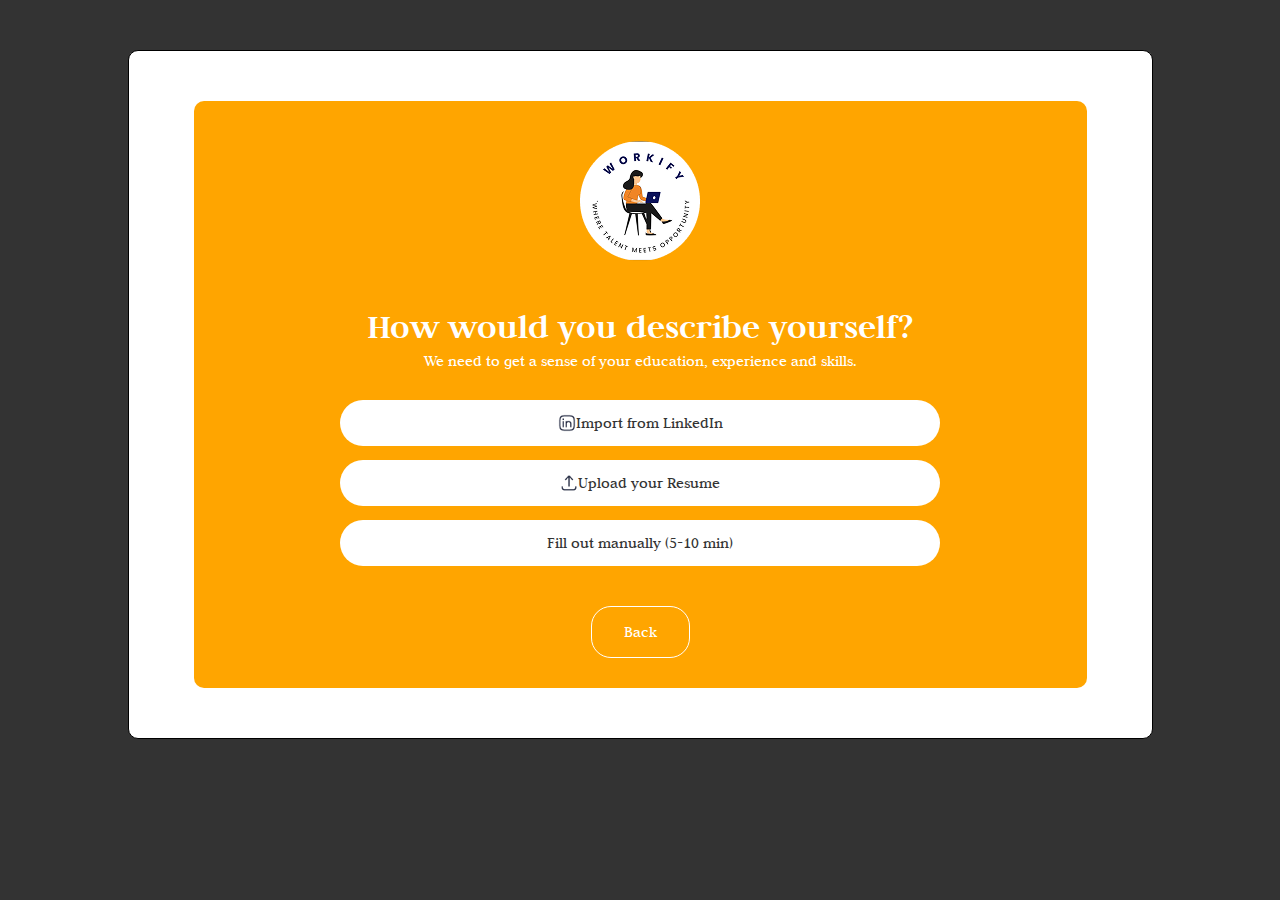
<file: import.html>
<!DOCTYPE html>
<html lang="en">

<head>
    <meta charset="UTF-8">
    <meta name="viewport" content="width=device-width, initial-scale=1.0">
    <title>Import-Profile</title>
    <link rel="stylesheet" href="./style.css" />

<body>
    <section class="import-section">
        <div class="container">
            <div class="description-part">
                <div class="logo">
                    <a href="">
                        <img src="./assets/import-logo.png" alt="" />
                    </a>
                </div>
                <h3>How would you describe yourself?</h3>
                <h6>We need to get a sense of your education, experience and skills. </h6>
                <div class="text-box">
                    <a class="import-file" href="">
                        <img src="./assets/linkedin.png" alt="" />
                        Import from LinkedIn
                    </a>
                    <a class="import-file" href="">
                        <img src="./assets/upload.png" alt="" />
                        Upload your Resume
                    </a>
                    <a class="import-file" href="">
                        Fill out manually (5-10 min)
                    </a>
                </div>
                <a class="back-btn" href="">Back</a>
            </div>
        </div>
    </section>
</body>

</html>
</file>
<file: css/import.css>
@import url('https://fonts.googleapis.com/css2?family=Amiri:ital,wght@0,400;0,700;1,400;1,700&family=Crimson+Pro:ital,wght@0,200..900;1,200..900&family=DM+Sans:ital,opsz,wght@0,9..40,100..1000;1,9..40,100..1000&family=Inter:ital,opsz,wght@0,14..32,100..900;1,14..32,100..900&family=Judson:ital,wght@0,400;0,700;1,400&family=Lato:ital,wght@0,100;0,300;0,400;0,700;0,900;1,100;1,300;1,400;1,700;1,900&family=Playfair+Display:ital,wght@0,400..900;1,400..900&family=Playfair:ital,opsz,wght@0,5..1200,300..900;1,5..1200,300..900&family=Poppins:ital,wght@0,100;0,200;0,300;0,400;0,500;0,600;0,700;0,800;0,900;1,100;1,200;1,300;1,400;1,500;1,600;1,700;1,800;1,900&family=Urbanist:ital,wght@0,100..900;1,100..900&display=swap');


* {
    margin: 0;
    padding: 0;
    box-sizing: border-box;
}

.container {
    max-width: 1025px;
    width: 100%;
    padding: 0 15px;
    margin: 0 auto;
    border: 1px solid black;
    border-radius: 10px;
    background: #ffffff;
}

a {
    text-decoration: none;
}

.description-part {
    max-width: 925px;
    margin: 50px;
    background: orange;
    border-radius: 10px;
    min-height: 534px;
    display: flex;
    flex-direction: column;
    align-items: center;
}

.import-section {
    padding: 50px 0;
}

h3,
h6 {
    text-align: center;
}

.description-part h3 {
    font-size: 36px;
    color: white;
    font-family: "Judson";
    margin-bottom: 5px;
}

.description-part h6 {
    font-size: 16px;
    color: white;
    font-family: "Judson";
    font-weight: 300;
    margin-bottom: 30px;
}

.logo {
    text-align: center;
    padding: 40px 0;
}

.import-file {
    max-width: 600px;
    background: #ffffff;
    border-radius: 40px;
    padding: 14px 20px;
    text-decoration: none;
    color: #333;
    font-weight: 500;
    display: flex;
    align-items: center;
    justify-content: center;
    transition: all 0.2s ease;
    font-family: "Judson";
}
.import-file:hover{
    color: antiquewhite;
    background: orangered;
    transition: 0.8s all linear;
}

.import-file img {
    width: 18px;
    height: 18px;
}

.text-box {
    width: 100%;
    max-width: 600px;
    display: flex;
    flex-direction: column;
    margin-bottom: 40px;
    gap: 14px;
}

.back-btn {
    padding: 16px 32px;
    border: 1px solid white;
    border-radius: 20px;
    margin-bottom: 30px;
    color: white;
    font-family: "Judson";
}
.back-btn:hover{
    color: black;
    background: #ffffff;
    transition: 0.5s all linear;
}

body {
    background: #333;
}


/*==============================================
MEDIA QUERIES
=================================================
*/
@media screen and (max-width:992px) {
    .description-part {
        padding: 35px 20px;
        min-height: auto;
    }

    .description-part h3 {
        font-size: 30px;
    }

    .description-part h6 {
        font-size: 15px;
    }

    .import-file {
        padding: 13px 18px;
        font-size: 15px;
    }
    .text-box {
        max-width: 520px;
    }
}
@media screen and (max-width:768px){
    .import-section {
        padding: 30px 10px;
    }.description-part {
        border-radius: 14px;
        padding: 30px 15px;
    }

    .logo img {
        width: 70px;
        margin-bottom: 20px;
    }

    .description-part h3 {
        font-size: 24px;
        line-height: 1.3;
    }

    .description-part h6 {
        font-size: 14px;
        margin-bottom: 25px;
    }

    .text-box {
        max-width: 100%;
    }

    .import-file {
        padding: 12px 16px;
        font-size: 14px;
    }

    .import-file img {
        width: 16px;
        height: 16px;
    }

    .back-btn {
        padding: 8px 28px;
        font-size: 14px;
    }
}
@media screen and (max-width:576px) {
    .description-part h3 {
        font-size: 22px;
    }

    .description-part h6 {
        font-size: 13px;
    }

    .import-file {
        padding: 11px 14px;
        font-size: 13px;
        display: flex;
        flex-direction: column;
        text-align: center;
    }
}
</file>
<file: css/client-sign-in.css>
* {
    margin: 0;
    padding: 0;
    box-sizing: border-box;
}

.container {
    max-width: 1320px;
    padding: 0 15px;
    width: 100%;
    margin: 0 auto;
}

ul {
    list-style-type: none;
}

a {
    text-decoration: none;
}

:root {
    --primary-color: #0B125A;
    --secondary-color: #F08526;
    --tertiary-color: #EDE1F3;
    --font-color: #000000;
    --newplatform-color: #202BAA;
    --bgwhite-color: #FFFFFF;
}

.row {
    display: flex;
    flex-wrap: wrap;
    margin: 0 -15px;
}

.col-50 {
    width: 50%;
    padding: 0 15px;
}

/*==========================
CLIENT SECTION
============================
*/
.client-section {
    padding: 40px 0;
}

.client-cntn {
    max-width: 1025px;
    border-radius: 20px;
    margin: 0 auto;
    background: var(--secondary-color);
}

.client-space {
    width: 50%;
    position: relative;
    background: var(--secondary-color);
    overflow: hidden;
}

.client-left::before {
    content: "";
    position: absolute;
    top: 50%;
    left: 50%;
    /* transform: translate(-50%, -50%); */
    width: 420px;
    height: 420px;
    background: url("../assets/bg-body.png") no-repeat center/contain;
    /* opacity: 0.12; */
    z-index: 1;
}

.client-logo {
    position: absolute;
    top: 24px;
    left: 24px;
    z-index: 2;
}

.client-deal {
    display: flex;
    justify-content: center;
    align-items: center;
    height: 100%;
    z-index: 2;
    position: relative;
}

.client-form-wrapper {
    background: var(--bgwhite-color);
    height: 100%;
    padding: 50px 45px;
    border-radius: 0 22px 22px 0;
}

.client-form-wrapper h2 {
    color: var(--primary-color);
    text-align: center;
}

.sub-text {
    text-align: center;
    color: #777;
    margin-bottom: 25px;
}

label {
    display: block;
    font-size: 14px;
    margin-bottom: 6px;
    color: var(--primary-color);
}

input[type="text"],
input[type="password"] {
    width: 100%;
    height: 44px;
    border-radius: 22px;
    border: none;
    background: var(--tertiary-color);
    padding: 0 15px;
    margin-bottom: 15px;
}

.forgot {
    text-align: right;
    margin-bottom: 15px;
}

.forgot a {
    font-size: 13px;
    color: var(--newplatform-color);
}

.signup-text {
    font-size: 13px;
    text-align: center;
    margin-bottom: 15px;
}

.signup-text a {
    color: var(--newplatform-color);
}

.or-line {
    text-align: center;
    margin: 20px 0;
    position: relative;
}

.or-line span {
    background: #fff;
    padding: 0 10px;
    color: #777;
}

.or-line::before {
    content: "";
    height: 1px;
    background: #ccc;
    width: 100%;
    position: absolute;
    left: 0;
    top: 50%;
    z-index: -1;
}

.social-btns {
    display: flex;
    gap: 10px;
    margin-bottom: 15px;
}

.social-btns button {
    flex: 1;
    height: 42px;
    border-radius: 22px;
    border: none;
    color: #fff;
    cursor: pointer;
    font-size: 13px;
}

.google-btn {
    background: #0B125A;
}

.fb-btn {
    background: #0B125A;
}

.remember {
    display: flex;
    align-items: center;
    gap: 8px;
    font-size: 13px;
    margin-bottom: 18px;
}

.signin-btn {
    width: 100%;
    height: 48px;
    border-radius: 25px;
    background: var(--primary-color);
    color: #fff;
    border: none;
    font-size: 15px;
    cursor: pointer;
}

.back-link {
    text-align: center;
    margin-top: 12px;
}

.back-link a {
    font-size: 13px;
    color: var(--newplatform-color);
}
</file>
<file: css/contact-us.css>
@import url('https://fonts.googleapis.com/css2?family=Amiri:ital,wght@0,400;0,700;1,400;1,700&family=Crimson+Pro:ital,wght@0,200..900;1,200..900&family=DM+Sans:ital,opsz,wght@0,9..40,100..1000;1,9..40,100..1000&family=Inter:ital,opsz,wght@0,14..32,100..900;1,14..32,100..900&family=Judson:ital,wght@0,400;0,700;1,400&family=Lato:ital,wght@0,100;0,300;0,400;0,700;0,900;1,100;1,300;1,400;1,700;1,900&family=Outfit:wght@100..900&family=Playfair+Display:ital,wght@0,400..900;1,400..900&family=Playfair:ital,opsz,wght@0,5..1200,300..900;1,5..1200,300..900&family=Poppins:ital,wght@0,100;0,200;0,300;0,400;0,500;0,600;0,700;0,800;0,900;1,100;1,200;1,300;1,400;1,500;1,600;1,700;1,800;1,900&family=Urbanist:ital,wght@0,100..900;1,100..900&display=swap');
@import url('https://fonts.googleapis.com/css2?family=Amiri:ital,wght@0,400;0,700;1,400;1,700&family=Crimson+Pro:ital,wght@0,200..900;1,200..900&family=DM+Sans:ital,opsz,wght@0,9..40,100..1000;1,9..40,100..1000&family=Inter:ital,opsz,wght@0,14..32,100..900;1,14..32,100..900&family=Judson:ital,wght@0,400;0,700;1,400&family=Lato:ital,wght@0,100;0,300;0,400;0,700;0,900;1,100;1,300;1,400;1,700;1,900&family=Outfit:wght@100..900&family=Playfair+Display:ital,wght@0,400..900;1,400..900&family=Playfair:ital,opsz,wght@0,5..1200,300..900;1,5..1200,300..900&family=Poppins:ital,wght@0,100;0,200;0,300;0,400;0,500;0,600;0,700;0,800;0,900;1,100;1,200;1,300;1,400;1,500;1,600;1,700;1,800;1,900&family=Urbanist:ital,wght@0,100..900;1,100..900&display=swap');

* {
    margin: 0;
    padding: 0;
    box-sizing: border-box;
}

.container {
    max-width: 1320px;
    width: 100%;
    padding: 0 15px;
    margin: 0 auto;
}

body {
    overflow-x: hidden;
}

a {
    text-decoration: none;
}

ul {
    list-style-type: none;
}

:root {
    --primary-color: #FC7932E5;
    --secondary-color: #000000;
    --judson-font: "Judson";
    --poppins-font: "Poppins"
}

.row {
    display: flex;
    flex-wrap: wrap;
    margin: 0 -15px;
}

.col-50 {
    width: 50%;
    padding: 0 15px;
}



.contact-box {
    display: flex;
    justify-content: space-between;
    align-items: center;

    padding: 40px 50px;

    border: 1px solid #dcdcdc;

    background-image: url("../contact-us-assets/message-bg.png");
    background-repeat: no-repeat;
    background-size: cover;
    background-position: center;
}

.contact-left {
    width: 50%;
}

.contact-left h2 {
    font-size: 50px;
    font-weight: 700;
    margin-bottom: 15px;
    font-family: var(--judson-font);
}

.contact-left p {
    font-size: 25px;
    color: var(--secondary-color);
    margin-bottom: 25px;
    line-height: 1.6;
    font-family: var(--poppins-font);
    font-weight: 400;
}

.contact-left h6 {
    font-size: 26px;
    margin-bottom: 12px;
    font-weight: 600;
    font-family: var(--poppins-font);
}

.socials {
    display: flex;
}

.socials a {
    width: 46px;
    height: 46px;
    background: var(--primary-color);
    border-radius: 6px;
    display: flex;
    align-items: center;
    justify-content: center;
    margin-right: 26px;
}

.contact-right {
    width: 50%;
}

.contact-right input {
    width: 100%;
    height: 38px;
    padding: 0 10px;
    margin-bottom: 12px;
    border: 1px solid black;
    outline: none;
    font-size: 20px;
    box-shadow: 0px 4px 4px rgba(0, 0, 0, 0.25);
}

.contact-right input::placeholder {
    color: var(--secondary-color);
}

.contact-right span {
    font-family: "Arial";
    font-weight: 400;
}

.contact-right button {
    width: 100%;
    height: 40px;
    background: var(--primary-color);
    border: 1px solid black;
    color: #fff;
    font-size: 14px;
    cursor: pointer;
}

.contact-right button:hover {
    background: var(--secondary-color);
    color: #fff;
}

/*===========================
GET IN TOUCH SECTION
=============================
*/
.get-in-touch {
    padding: 92px 0;
}

.map-part {
    max-width: 700px;
    height: 520px;
}

.map-part img {
    width: 100%;
    height: 100%;
    object-fit: cover;
}

.right-main-part h2 {
    font-family: var(--judson-font);
    font-weight: 700;
    font-size: 52px;
    margin-bottom: 14px;
}

.right-main-part p {
    font-family: var(--poppins-font);
    font-weight: 400;
    font-size: 23px;
}

.contact-cards {
    margin-top: 60px;
}

.info-card {
    border: 1px solid #000;
    padding: 20px 22px;
    background: #fff;
    display: flex;
    box-shadow: 0px 4px 4px rgba(0, 0, 0, 0.25);
    margin-bottom: 24px;
    width: 100%;
}

.info-card .icon {
    flex-shrink: 0;
    margin-right: 12px;
}

.info-card .icon img {
    width: 28px;
    height: 28px;
    object-fit: contain;
}

.info-card h4 {
    font-family: var(--poppins-font);
    font-size: 20px;
    font-weight: 600;
    margin-bottom: 6px;
}

.info-card p,
.info-card span {
    font-family: var(--poppins-font);
    font-size: 17px;
    font-weight: 400;
    line-height: 1.5;
}

.extra-imp {
    margin-bottom: 23px;
}

/*==============================
MEDIA QUERIES
=================================
*/
@media screen and (max-width: 1400px) {

    /* .container {
        max-width: 1140px;
    } */

    /*====CONTACT SECTION=====*/
    .contact-left h2 {
        font-size: 44px;
    }

    .contact-left p {
        font-size: 22px;
    }
}

@media screen and (max-width:1200px) {
    .right-main-part h2 {
        font-size: 46px;
    }

    .right-main-part p {
        font-size: 21px;
    }

    .get-in-touch .col-50 {
        width: 100%;
    }

    .right-main-part .col-50 {
        width: 50%;
    }

    .map-part {
        max-width: 100%;
        height: 420px;
        margin-bottom: 40px;
    }
}

/* ===============================
   Contact section stack at 992px
================================ */

@media screen and (max-width: 992px) {

    .contact-box {
        flex-direction: column;
        align-items: stretch;
    }

    .contact-left,
    .contact-right {
        width: 100%;
    }

    .contact-left {
        margin-bottom: 30px;
    }
}

/*===========================
GET IN TOUCH SECTION
==============================
*/
@media screen and (max-width:768px) {
    .right-main-part .col-50 {
        width: 100%;
    }

    /*====CONTACT SECTION===*/
    .contact-left h2 {
        font-size: 38px;
    }

    .contact-left p {
        font-size: 18px;
    }

    .contact-left h6 {
        font-size: 20px;
    }
}

/*====================
GET IN TOUCH SECTION
=====================
*/
@media screen and (max-width:576px) {
    .right-main-part p {
        font-size: 16px;
    }
}

/*============================
CONTACT SECTION
==============================
*/
@media screen and (max-width:480px) {

    .socials a {
        width: 44px;
        height: 44px;
        display: flex;
        justify-content: center;
        align-items: center;
        border-radius: 10px;
    }

    .socials a img {
        width: 20px;
        height: 20px;
    }
}
</file>
<file: css/hire-talent-graphic.css>
@import url('https://fonts.googleapis.com/css2?family=Amiri:ital,wght@0,400;0,700;1,400;1,700&family=Crimson+Pro:ital,wght@0,200..900;1,200..900&family=DM+Sans:ital,opsz,wght@0,9..40,100..1000;1,9..40,100..1000&family=Inter:ital,opsz,wght@0,14..32,100..900;1,14..32,100..900&family=Judson:ital,wght@0,400;0,700;1,400&family=Lato:ital,wght@0,100;0,300;0,400;0,700;0,900;1,100;1,300;1,400;1,700;1,900&family=Outfit:wght@100..900&family=Playfair+Display:ital,wght@0,400..900;1,400..900&family=Playfair:ital,opsz,wght@0,5..1200,300..900;1,5..1200,300..900&family=Poppins:ital,wght@0,100;0,200;0,300;0,400;0,500;0,600;0,700;0,800;0,900;1,100;1,200;1,300;1,400;1,500;1,600;1,700;1,800;1,900&family=Urbanist:ital,wght@0,100..900;1,100..900&display=swap');
@import url('https://fonts.googleapis.com/css2?family=Amiri:ital,wght@0,400;0,700;1,400;1,700&family=Crimson+Pro:ital,wght@0,200..900;1,200..900&family=DM+Sans:ital,opsz,wght@0,9..40,100..1000;1,9..40,100..1000&family=Inter:ital,opsz,wght@0,14..32,100..900;1,14..32,100..900&family=Judson:ital,wght@0,400;0,700;1,400&family=Lato:ital,wght@0,100;0,300;0,400;0,700;0,900;1,100;1,300;1,400;1,700;1,900&family=Outfit:wght@100..900&family=Playfair+Display:ital,wght@0,400..900;1,400..900&family=Playfair:ital,opsz,wght@0,5..1200,300..900;1,5..1200,300..900&family=Poppins:ital,wght@0,100;0,200;0,300;0,400;0,500;0,600;0,700;0,800;0,900;1,100;1,200;1,300;1,400;1,500;1,600;1,700;1,800;1,900&family=Urbanist:ital,wght@0,100..900;1,100..900&display=swap');

* {
    margin: 0;
    padding: 0;
    box-sizing: border-box;
}

.container {
    max-width: 1320px;
    padding: 0 15px;
    margin: 0 auto;
    width: 100%;
}

ul {
    list-style-type: none;
}

a {
    text-decoration: none;
}

:root {
    --bg-color: #0B125A;
    --font-color: #FFFFFF;
    --primary-color: #F5F7F9;
    --sec-color: #EDE1F3;
    --secondary-color: #F08526;
    --design-color: #EDE1F3;
}

/*===============================
DESIGNER SECTION
=================================
*/
.designer-section {
    padding: 50px 20px;
    background: var(--design-color);
}

.design-title {
    text-align: center;
    font-family: "Judson";
}

.designer-section h1 {
    font-size: 32px;
    font-weight: 600;
    color: var(--bg-color);
    line-height: 1.3;
}

.subtitle {
    margin-top: 10px;
    font-size: 14px;
    color: var(--bg-color);
}

.filter-bar {
    margin: 35px auto;
    max-width: 1100px;
    display: flex;
    align-items: center;
    justify-content: space-between;
}



.dropdown {
    padding: 10px 14px;
    border-radius: 20px;
    border: 1px solid #d8cce0;
    background: #fff;
    font-size: 13px;
    cursor: pointer;
}

.category-wrapper {
    position: relative;
    width: 220px;
}

.dropdown-btn {
    width: 100%;
    padding: 10px 14px;
    border-radius: 20px;
    border: 1px solid black;
    background: #fff;
    font-size: 13px;
    cursor: pointer;
    background-color: transparent;
    display: flex;
    justify-content: space-between;
    align-items: center;
}

.main-arrow {
    transition: transform 0.25s ease;
}

.category-wrapper:focus-within .main-arrow {
    transform: rotate(180deg);
}

/* Menu */
.category-menu {
    position: absolute;
    top: 110%;
    left: 0;
    width: 270px;
    background: var(--bg-color);
    border-radius: 16px;
    padding: 14px;
    display: none;
    z-index: 100;
}

.category-wrapper:focus-within .category-menu {
    display: block;
}

/* Menu links */
.category-menu a {
    display: flex;
    align-items: center;
    justify-content: space-between;
    font-family: "Poppins";
    padding: 10px 8px;
    font-size: 13px;
    color: #ffe8d2;
    text-decoration: none;
}

/* SVG arrow in menu */
.menu-arrow {
    transition: transform 0.25s ease, opacity 0.25s ease;
    opacity: 0.8;
}

/* Hover effect */
.category-menu a:hover .menu-arrow {
    transform: translateX(4px);
    opacity: 1;
}

.category-menu a:hover {
    background: rgba(255, 255, 255, 0.1);
    border-radius: 8px;
}

.category-menu hr {
    border: none;
    border-top: 1px solid rgba(255, 255, 255, 0.3);
    margin: 10px 0;
}

.highlight {
    color: var(--secondary-color) !important;
    text-decoration: underline !important;
    font-family: "Judson";
}

.dropdown-btn:focus {
    outline: none;
}



.search-box {
    position: relative;
    flex: 1;
    max-width: 420px;
    margin: 0 20px;
}

.search-box input {
    width: 100%;
    padding: 11px 40px 11px 16px;
    border-radius: 20px;
    border: 1px solid black;
    font-size: 13px;
    background: transparent;
}

.search-icon {
    position: absolute;
    right: 14px;
    top: 50%;
    transform: translateY(-50%);
    font-size: 14px;
    color: #7a7aa1;
}

.popular-title {
    margin: 40px auto 0;
    font-size: 16px;
    color: var(--bg-color);
    font-weight: 500;
    text-align: center;
    font-family: "Judson";
    /* justify-content: center; */
}

.tag-list {
    margin-top: 16px;
    display: flex;
    flex-wrap: wrap;
    /* gap: 10px; */
    justify-content: center;
}

.tag {
    padding: 8px 14px;
    border-radius: 20px;
    border: 1px solid #d8cce0;
    background: #fff;
    font-size: 12px;
    color: #2b2f77;
    cursor: pointer;
    margin-right: 10px;
    display: flex;
    align-items: center;
    font-family: "Poppins";
}

.tag img {
    margin-right: 10px;
}

.sort-wrapper {
    position: relative;
}

.sort-btn {
    height: 46px;
    padding: 10px 18px;
    border-radius: 24px;
    border: 1.6px solid #0b125a;

    background: transparent;
    color: #0b125a;
    font-size: 14px;
    cursor: pointer;

    display: flex;
    align-items: center;
    gap: 10px;

    appearance: none;
}

.sort-arrow {
    transition: transform 0.3s ease;
}

.sort-wrapper:focus-within .sort-arrow {
    transform: rotate(180deg);
}

.sort-menu {
    position: absolute;
    top: 54px;
    right: 0;
    font-family: "Poppins";
    width: 160px;
    padding: 10px;

    background: var(--bg-color);
    border-radius: 14px;

    display: none;
    z-index: 200;
}

.sort-wrapper:focus-within .sort-menu {
    display: block;
}

.sort-menu a {
    display: block;
    padding: 8px 10px;

    font-size: 13px;
    color: #ffffff;
    text-decoration: none;
    border-radius: 8px;
}

.sort-menu a:hover {
    background: rgba(255, 255, 255, 0.12);
}

.sort-btn:focus {
    outline: none;
}





/*===================================
MAIN SECTION
=====================================
*/
.main-section {
    padding: 30px;
}

.card-headings h1 {
    text-align: center;
    color: var(--bg-color);
    font-family: "Judson";
}

.card-headings span {
    color: var(--secondary-color);
}

.card-part {
    padding: 20px;
    margin: 0 auto;
    background: var(--bg-color);
    border-radius: 20px;
    max-width: 1120px;
    min-height: 518px;
    margin-top: 20px;
}

.card-part h2 {
    color: var(--font-color);
    font-family: "Judson";
}

.address-para {
    color: rgba(255, 255, 255, 0.6);
    font-weight: 400;
    font-family: "Poppins";
    font-size: 16px;
    margin-bottom: 20px;
}

.card-image-details {
    display: flex;
    align-items: center;
}

.card-details {
    margin-left: 20px;
}

.info-list li {
    display: flex;
    align-items: center;
}


.label {
    width: 200px;
    font-weight: 600;
    font-family: "Judson";
    color: var(--font-color);
    margin-bottom: 5px;
    font-size: 24px;
    white-space: nowrap;
}

.colon {
    color: var(--font-color);
    margin: 0 10px;
}

.value {
    font-size: 18px;
    font-family: "Poppins";
    color: rgba(255, 255, 255, 0.6);
}

.value a {
    color: rgba(255, 255, 255, 0.6);
}

.card-buttons {
    margin-top: 30px;
}

.card-buttons a {
    padding: 10px;
    background: var(--font-color);
    color: black;
    border-radius: 30px;
    margin-right: 10px;
    font-family: "Poppins";
}

.banner-button {
    margin-right: 0;
}

.text {
    font-family: "Poppins";
    color: rgba(255, 255, 255, 0.6);
    margin-top: 20px;
}

.see-more-btn {
    flex-grow: 1;
    height: 44px;
    /* max-width: 700px; */
    padding: 10px 380px;
    border-radius: 30px;
    background: transparent;
    border: 1px solid rgba(255, 255, 255, 0.6);
    color: #fff;
    font-size: 15px;
    cursor: pointer;
    transition: all 0.3s ease;
    font-family: "Poppins";
    text-align: center;
}

.rating-part {
    display: flex;
    align-items: center;
    margin-top: 20px;
}

.right-icon {
    margin-left: auto;
    display: flex;
    align-items: center;
    margin-left: 20px;
}

.like-percentage {
    margin-left: 10px;
    color: var(--font-color);
    font-family: "Poppins";
}

/*==================================
EXPERT SECTION
====================================
*/
.expert-section {
    padding: 20px 0;
    background: var(--sec-color);
}

.expert-section h2 {
    text-align: center;
    font-family: "Judson";
}

.services-list {
    max-width: 1000px;
    margin: auto;
    display: flex;
    flex-wrap: wrap;
    justify-content: center;
}

.service-pill>a {
    display: inline-flex;
    align-items: center;
    margin: 7px;
    padding: 10px 16px;
    background: #ffffff;
    border-radius: 40px;
    font-size: 14px;
    font-weight: 500;
    color: #2b1b57;
    box-shadow: 0 4px 12px rgba(0, 0, 0, 0.1);
    cursor: pointer;
    transition: all 0.3s ease;
}

.service-pill img {
    margin-right: 1.5px;
}

/*================================
MEDIA QUERIES
==================================
*/

/*=======================
DESIGNER SECTION
=========================
*/
@media screen and (max-width: 992px) {

    .designer-section h1 {
        font-size: 28px;
    }

    .filter-bar {
        max-width: 100%;
        padding: 0 10px;
    }

    .search-box {
        max-width: 360px;
        margin: 0 14px;
    }

}

@media screen and (max-width: 768px) {

    .designer-section {
        padding: 40px 16px;
    }

    .designer-section h1 {
        font-size: 24px;
    }

    .subtitle {
        font-size: 13px;
    }

    .filter-bar {
        flex-direction: column;
        align-items: stretch;
    }

    .dropdown {
        width: 100%;
        margin-bottom: 12px;
        text-align: center;
    }

    .search-box {
        max-width: 100%;
        margin: 0 0 12px 0;
    }

    .popular-title {
        text-align: center;
        font-size: 15px;
    }

    .tag-list {
        justify-content: center;
    }
}

@media screen and (max-width: 576px) {

    .designer-section {
        padding: 30px 14px;
    }

    .designer-section h1 {
        font-size: 20px;
        line-height: 1.25;
    }

    .subtitle {
        font-size: 12px;
    }

    .dropdown {
        font-size: 12px;
        padding: 9px 12px;
    }

    .search-box input {
        font-size: 12px;
    }

    .popular-title {
        font-size: 14px;
        margin-top: 30px;
    }

    .tag {
        font-size: 11px;
        padding: 7px 12px;
        margin-bottom: 10px;
    }
}

/*=========================
MAIN SECTION
===========================
*/
@media screen and (max-width:1440px) {
    .card-part {
        max-width: 900px;
    }

    .card-image-details {
        align-items: flex-start;
    }

    .label {
        width: 160px;
        font-size: 14px;
    }

    .value {
        font-size: 12px;
    }

    .see-more-btn {
        padding: 10px 200px;
    }
}

@media screen and (max-width:1200px) {
    .card-part {
        max-width: 700px;
        text-align: center;
    }

    .card-image-details {
        flex-direction: column;
    }

    .text {
        font-size: 13px;
    }

    .card-image {
        margin: 0 auto;
    }

    .card-details {
        margin: 20px auto 0;
    }

    .card-buttons a {
        font-size: 14px;
    }
}

@media screen and (max-width:992px) {
    .card-part {
        max-width: 600px;
    }

    .see-more-btn {
        padding: 10px 100px;
    }
}

@media screen and (max-width:768px) {
    .card-part {
        max-width: 500px;
    }

    .card-image {
        max-width: 400px;
    }

    .card-image img {
        width: 100%;
        height: 100%;
        object-fit: cover;
    }
}

@media screen and (max-width:576px) {
    .card-buttons {
        display: flex;
        flex-direction: column;
        padding: 0 20px;
    }

    .card-buttons a {
        margin-bottom: 20px;
    }

    .see-more-btn {
        padding: 10px 60px;
    }
}

@media screen and (max-width:480px) {
    .info-list li {
        flex-direction: column;
        align-items: center;
        margin-bottom: 12px;
    }

    .label {
        width: auto;
        font-size: 16px;
        white-space: normal;
    }

    .colon {
        display: none;
    }

    .see-more-btn {
        padding: 10px 30px;
    }

    .rating-part {
        display: flex;
        flex-direction: column;
    }

    .card-buttons a {
        font-size: 12px;
    }

    .card-part h2 {
        font-size: 24px;
    }

}

/*=========================
EXPERT SECTION
===========================
*/
@media screen and (max-width:480px) {
    .services-list {
        display: flex;
        flex-direction: column;
        justify-content: center;
        margin-top: 10px;
    }

    .service-pill {
        margin: 0 auto;
    }
}
</file>
<file: css/hired.css>
@import url('https://fonts.googleapis.com/css2?family=Amiri:ital,wght@0,400;0,700;1,400;1,700&family=Crimson+Pro:ital,wght@0,200..900;1,200..900&family=DM+Sans:ital,opsz,wght@0,9..40,100..1000;1,9..40,100..1000&family=Inter:ital,opsz,wght@0,14..32,100..900;1,14..32,100..900&family=Judson:ital,wght@0,400;0,700;1,400&family=Lato:ital,wght@0,100;0,300;0,400;0,700;0,900;1,100;1,300;1,400;1,700;1,900&family=Outfit:wght@100..900&family=Playfair+Display:ital,wght@0,400..900;1,400..900&family=Playfair:ital,opsz,wght@0,5..1200,300..900;1,5..1200,300..900&family=Poppins:ital,wght@0,100;0,200;0,300;0,400;0,500;0,600;0,700;0,800;0,900;1,100;1,200;1,300;1,400;1,500;1,600;1,700;1,800;1,900&family=Urbanist:ital,wght@0,100..900;1,100..900&display=swap');
@import url('https://fonts.googleapis.com/css2?family=Amiri:ital,wght@0,400;0,700;1,400;1,700&family=Crimson+Pro:ital,wght@0,200..900;1,200..900&family=DM+Sans:ital,opsz,wght@0,9..40,100..1000;1,9..40,100..1000&family=Inter:ital,opsz,wght@0,14..32,100..900;1,14..32,100..900&family=Judson:ital,wght@0,400;0,700;1,400&family=Lato:ital,wght@0,100;0,300;0,400;0,700;0,900;1,100;1,300;1,400;1,700;1,900&family=Outfit:wght@100..900&family=Playfair+Display:ital,wght@0,400..900;1,400..900&family=Playfair:ital,opsz,wght@0,5..1200,300..900;1,5..1200,300..900&family=Poppins:ital,wght@0,100;0,200;0,300;0,400;0,500;0,600;0,700;0,800;0,900;1,100;1,200;1,300;1,400;1,500;1,600;1,700;1,800;1,900&family=Urbanist:ital,wght@0,100..900;1,100..900&display=swap');

* {
    margin: 0;
    padding: 0;
    box-sizing: border-box;
}

.container {
    max-width: 1320px;
    padding: 0 15px;
    margin: 0 auto;
    width: 100%;
}

ul {
    list-style-type: none;
}

a {
    text-decoration: none;
}

:root {
    --bg-color: #0B125A;
    --font-color: #FFFFFF;
    --primary-color: #F5F7F9;
    --sec-color: #EDE1F3;
}



/*===================================
MAIN SECTION
=====================================
*/
.main-section {
    padding: 30px;
}

.card-part {
    padding: 20px;
    margin: 0 auto;
    background: var(--bg-color);
    border-radius: 20px;
    max-width: 1120px;
    min-height: 518px;
    margin-top: 20px;
}

.card-part h2 {
    color: var(--font-color);
    font-family: "Judson";
}

.address-para {
    color: rgba(255, 255, 255, 0.6);
    font-weight: 400;
    font-family: "Poppins";
    font-size: 16px;
    margin-bottom: 20px;
}

.card-image-details {
    display: flex;
    align-items: center;
}

.card-details {
    margin-left: 20px;
}

.info-list li {
    display: flex;
    align-items: center;
}


.label {
    width: 200px;
    font-weight: 600;
    font-family: "Judson";
    color: var(--font-color);
    margin-bottom: 5px;
    font-size: 24px;
    white-space: nowrap;
}

.colon {
    color: var(--font-color);
    margin: 0 10px;
}

.value {
    font-size: 18px;
    font-family: "Poppins";
    color: rgba(255, 255, 255, 0.6);
}

.value a {
    color: rgba(255, 255, 255, 0.6);
}

.card-buttons {
    margin-top: 30px;
}

.card-buttons a {
    padding: 10px;
    background: var(--font-color);
    color: black;
    border-radius: 30px;
    margin-right: 10px;
    font-family: "Poppins";
}

.banner-button {
    margin-right: 0;
}

.text {
    font-family: "Poppins";
    color: rgba(255, 255, 255, 0.6);
    margin-top: 20px;
}

.see-more-btn {
    flex-grow: 1;
    height: 44px;
    /* max-width: 700px; */
    padding: 10px 380px;
    border-radius: 30px;
    background: transparent;
    border: 1px solid rgba(255, 255, 255, 0.6);
    color: #fff;
    font-size: 15px;
    cursor: pointer;
    transition: all 0.3s ease;
    font-family: "Poppins";
    text-align: center;
}

.rating-part {
    display: flex;
    align-items: center;
    margin-top: 20px;
}

.right-icon {
    margin-left: auto;
    display: flex;
    align-items: center;
    margin-left: 20px;
}

.like-percentage {
    margin-left: 10px;
    color: var(--font-color);
    font-family: "Poppins";
}

/*==================================
EXPERT SECTION
====================================
*/
.expert-section {
    padding: 20px 0;
    background: var(--sec-color);
}

.expert-section h2 {
    text-align: center;
    font-family: "Judson";
}

.services-list {
    max-width: 1000px;
    margin: auto;
    display: flex;
    flex-wrap: wrap;
    justify-content: center;
}

.service-pill>a {
    display: inline-flex;
    align-items: center;
    margin: 7px;
    padding: 10px 16px;
    background: #ffffff;
    border-radius: 40px;
    font-size: 14px;
    font-weight: 500;
    color: #2b1b57;
    box-shadow: 0 4px 12px rgba(0, 0, 0, 0.1);
    cursor: pointer;
    transition: all 0.3s ease;
}
.service-pill img{
    margin-right: 1.5px;
}
</file>
<file: style.css>
@import url('https://fonts.googleapis.com/css2?family=Amiri:ital,wght@0,400;0,700;1,400;1,700&family=Crimson+Pro:ital,wght@0,200..900;1,200..900&family=DM+Sans:ital,opsz,wght@0,9..40,100..1000;1,9..40,100..1000&family=Inter:ital,opsz,wght@0,14..32,100..900;1,14..32,100..900&family=Judson:ital,wght@0,400;0,700;1,400&family=Lato:ital,wght@0,100;0,300;0,400;0,700;0,900;1,100;1,300;1,400;1,700;1,900&family=Playfair+Display:ital,wght@0,400..900;1,400..900&family=Playfair:ital,opsz,wght@0,5..1200,300..900;1,5..1200,300..900&family=Poppins:ital,wght@0,100;0,200;0,300;0,400;0,500;0,600;0,700;0,800;0,900;1,100;1,200;1,300;1,400;1,500;1,600;1,700;1,800;1,900&family=Urbanist:ital,wght@0,100..900;1,100..900&display=swap');


* {
    margin: 0;
    padding: 0;
    box-sizing: border-box;
}

.container {
    max-width: 1025px;
    width: 100%;
    padding: 0 15px;
    margin: 0 auto;
    border: 1px solid black;
    border-radius: 10px;
    background: #ffffff;
}

a {
    text-decoration: none;
}

.description-part {
    max-width: 925px;
    margin: 50px;
    background: orange;
    border-radius: 10px;
    min-height: 534px;
    display: flex;
    flex-direction: column;
    align-items: center;
}

.import-section {
    padding: 50px 0;
}

h3,
h6 {
    text-align: center;
}

.description-part h3 {
    font-size: 36px;
    color: white;
    font-family: "Judson";
    margin-bottom: 5px;
}

.description-part h6 {
    font-size: 16px;
    color: white;
    font-family: "Judson";
    font-weight: 300;
    margin-bottom: 30px;
}

.logo {
    text-align: center;
    padding: 40px 0;
}

.import-file {
    max-width: 600px;
    background: #ffffff;
    border-radius: 40px;
    padding: 14px 20px;
    text-decoration: none;
    color: #333;
    font-weight: 500;
    display: flex;
    align-items: center;
    justify-content: center;
    transition: all 0.2s ease;
    font-family: "Judson";
}
.import-file:hover{
    color: antiquewhite;
    background: orangered;
    transition: 0.8s all linear;
}

.import-file img {
    width: 18px;
    height: 18px;
}

.text-box {
    width: 100%;
    max-width: 600px;
    display: flex;
    flex-direction: column;
    margin-bottom: 40px;
    gap: 14px;
}

.back-btn {
    padding: 16px 32px;
    border: 1px solid white;
    border-radius: 20px;
    margin-bottom: 30px;
    color: white;
    font-family: "Judson";
}
.back-btn:hover{
    color: black;
    background: #ffffff;
    transition: 0.5s all linear;
}

body {
    background: #333;
}


/*==============================================
MEDIA QUERIES
=================================================
*/
@media screen and (max-width:992px) {
    .description-part {
        padding: 35px 20px;
        min-height: auto;
    }

    .description-part h3 {
        font-size: 30px;
    }

    .description-part h6 {
        font-size: 15px;
    }

    .import-file {
        padding: 13px 18px;
        font-size: 15px;
    }
    .text-box {
        max-width: 520px;
    }
}
@media screen and (max-width:768px){
    .import-section {
        padding: 30px 10px;
    }.description-part {
        border-radius: 14px;
        padding: 30px 15px;
    }

    .logo img {
        width: 70px;
        margin-bottom: 20px;
    }

    .description-part h3 {
        font-size: 24px;
        line-height: 1.3;
    }

    .description-part h6 {
        font-size: 14px;
        margin-bottom: 25px;
    }

    .text-box {
        max-width: 100%;
    }

    .import-file {
        padding: 12px 16px;
        font-size: 14px;
    }

    .import-file img {
        width: 16px;
        height: 16px;
    }

    .back-btn {
        padding: 8px 28px;
        font-size: 14px;
    }
}
@media screen and (max-width:576px) {
    .description-part h3 {
        font-size: 22px;
    }

    .description-part h6 {
        font-size: 13px;
    }

    .import-file {
        padding: 11px 14px;
        font-size: 13px;
        display: flex;
        flex-direction: column;
        text-align: center;
    }
}
</file>
